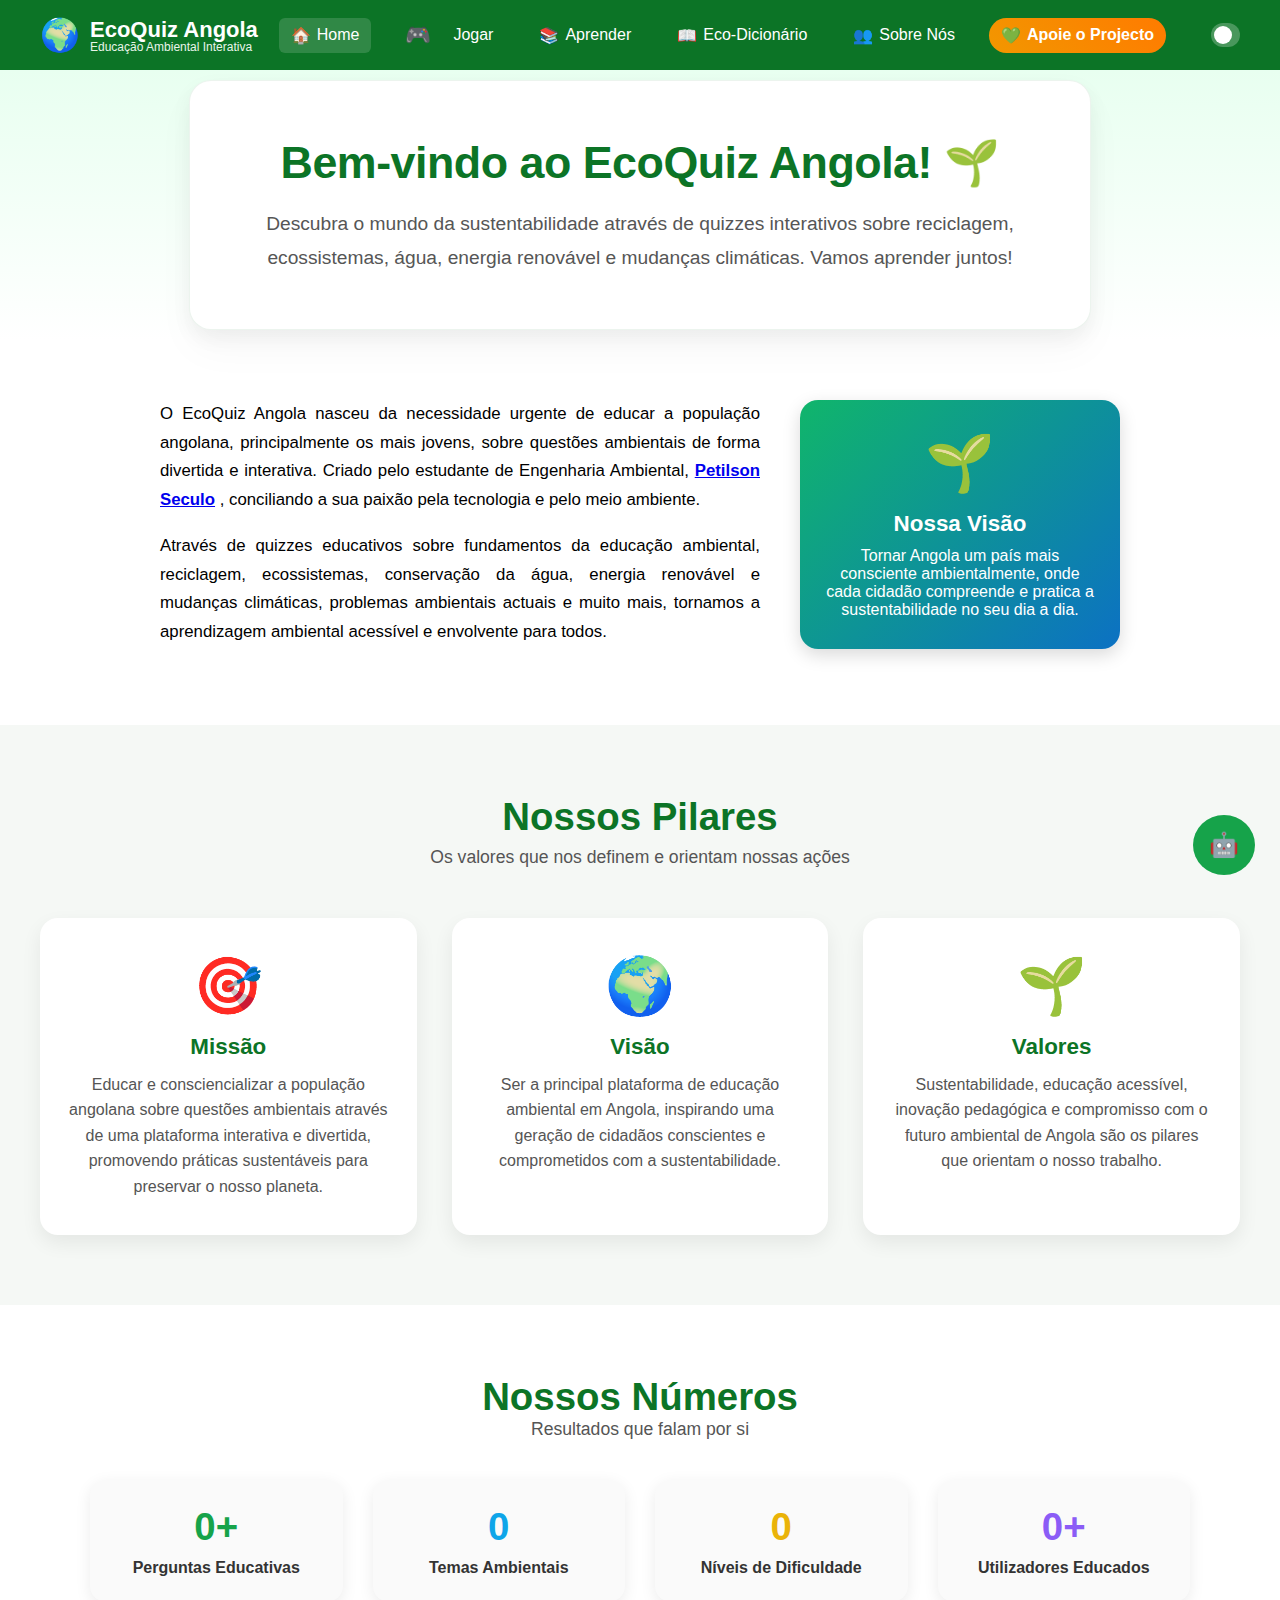
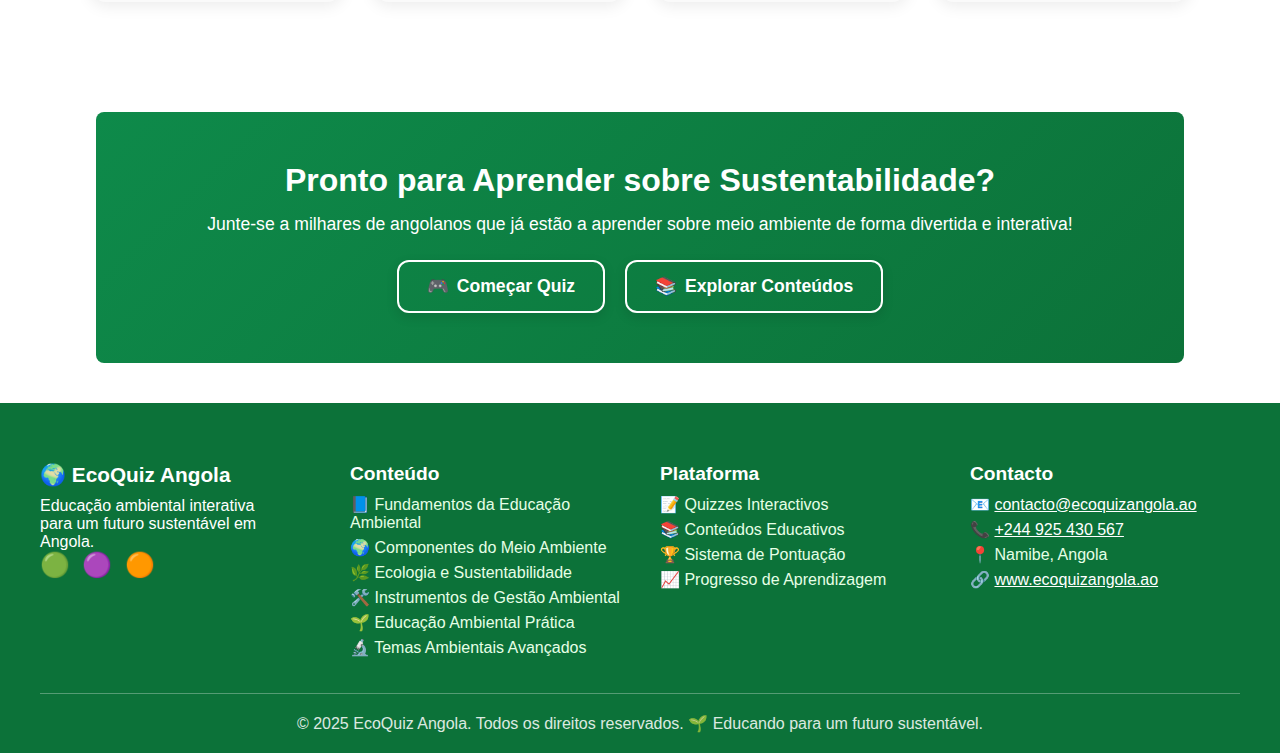
<file: index.html>
<!DOCTYPE html>
<html lang="pt">
<head>
    <meta charset="UTF-8" />
    <meta name="viewport" content="width=device-width, initial-scale=1.0" />
  <meta name="description" content="EcoQuiz Angola - Jogo educativo de ecologia e sustentabilidade. Aprenda sobre reciclagem, ecossistemas e mudanças climáticas de forma divertida.">
  <meta name="keywords" content="ecoquiz, sustentabilidade, educação ambiental, Angola, reciclagem, ecologia">
  <meta name="author" content="EcoQuiz Angola">
  <title>EcoQuiz Angola - Educação Ambiental Interativa</title>
    <link rel="stylesheet" href="style.css"/>


    <!-- Ícones (Emoji compatíveis para simplicidade) -->
<!-- Google tag (gtag.js) -->
<script async src="https://www.googletagmanager.com/gtag/js?id=G-C8JHFKFT93"></script>
<script>
  window.dataLayer = window.dataLayer || [];
  function gtag(){dataLayer.push(arguments);}
  gtag('js', new Date());

  gtag('config', 'G-C8JHFKFT93');
</script>
</head>
<body>

<header class="navbar">
    <div class="logo">
        <span class="logo-icon">🌍</span>
        <div class="logo-text">
            <h1>EcoQuiz Angola</h1>
            <p>Educação Ambiental Interativa</p>
        </div>
    </div>

    <!-- Botão hamburguer -->
    <div class="hamburger" id="hamburger">
        <span></span>
        <span></span>
        <span></span>
    </div>

   <nav class="menu" id="menu">
        <a href="index.html"  class="active"><span>🏠</span> Home</a>
        <a href="jogar.html"><span class="icon-jogar">🎮</span>Jogar</a>
        <a href="aprender.html"><span>📚</span> Aprender</a>
        <a href="eco-dicionário.html"><span>📖</span> Eco-Dicionário</a>
        <a href="#" onclick="showMaintenanceMessage(); return false;"><span>👥</span> Sobre Nós</a>
        <a href="https://wa.me/+244925430567" class="btn-apoio"><span>💚</span> Apoie o Projecto</a>
<label class="mini-switch" id="themeSwitch" title="Ativar/Desativar modo escuro">
    <input type="checkbox" id="themeToggle" aria-label="Alternar tema">
    <span class="switch-track">
        <span class="switch-thumb">
            <span class="icon-sun"☀️</span>
            <span class="icon-moon">🌙</span>
        </span>
    </span>
</label>

    </nav>

</header>
<section class="welcome-wrapper">
    <div class="welcome-box">
        <h1>Bem-vindo ao EcoQuiz Angola! 🌱</h1>
        <p>
            Descubra o mundo da sustentabilidade através de quizzes interativos sobre 
            reciclagem, ecossistemas, água, energia renovável e mudanças climáticas. 
            Vamos aprender juntos!
        </p>
    </div>
</section>


<section class="sobre-section">
    <div class="sobre-texto">
        <p>
            O EcoQuiz Angola nasceu da necessidade urgente de educar a população angolana,
            principalmente os mais jovens, sobre questões ambientais de forma divertida e interativa.
            Criado pelo estudante de Engenharia Ambiental, <a href="https://www.facebook.com/petilsonseculo" target="_blank"><strong>Petilson Seculo</strong></a> , conciliando a sua paixão pela tecnologia e pelo meio ambiente.
        </p>

        <p>
            Através de quizzes educativos sobre fundamentos da educação ambiental, reciclagem, ecossistemas, conservação da água,
            energia renovável e mudanças climáticas, problemas ambientais actuais e muito mais, tornamos a aprendizagem ambiental acessível
            e envolvente para todos.
        </p>
    </div>

    <div class="sobre-card">
        <div class="pilar-icon">🌱</div>
        <h3>Nossa Visão</h3>
        <p>
            Tornar Angola um país mais consciente ambientalmente, onde cada cidadão compreende
            e pratica a sustentabilidade no seu dia a dia.
        </p>
    </div>
</section>

<section class="pilares-section">
    <h2 class="pilares-titulo">Nossos Pilares</h2>
    <p class="pilares-subtitulo">
        Os valores que nos definem e orientam nossas ações
    </p>

    <div class="pilares-grid">

        <div class="pilar-card">
            <div class="pilar-icon">🎯</div>
            <h3>Missão</h3>
            <p>
                Educar e consciencializar a população angolana sobre questões ambientais
                através de uma plataforma interativa e divertida, promovendo práticas
                sustentáveis para preservar o nosso planeta.
            </p>
        </div>

        <div class="pilar-card">
            <div class="pilar-icon">🌍</div>
            <h3>Visão</h3>
            <p>
                Ser a principal plataforma de educação ambiental em Angola, inspirando
                uma geração de cidadãos conscientes e comprometidos com a sustentabilidade.
            </p>
        </div>

        <div class="pilar-card">
            <div class="pilar-icon">🌱</div>
            <h3>Valores</h3>
            <p>
                Sustentabilidade, educação acessível, inovação pedagógica e compromisso
                com o futuro ambiental de Angola são os pilares que orientam o nosso trabalho.
            </p>
        </div>

    </div>
</section>

<!-- Nossos Números --> 
<section id="nossos-numeros" class="nossos-numeros-section">
  <div class="nossos-container">
    <div class="nossos-header">
      <h2>Nossos Números</h2>
      <p>Resultados que falam por si</p>
    </div>
    
    <div class="nossos-grid">
      <div class="nossos-card">
        <div class="nossos-num green">
          <span class="counter" data-target="100">0</span><span>+</span>
        </div>
        <div class="nossos-label">Perguntas Educativas</div>
      </div>

      <div class="nossos-card">
        <div class="nossos-num blue">
          <span class="counter" data-target="7">0</span>
        </div>
        <div class="nossos-label">Temas Ambientais</div>
      </div>

      <div class="nossos-card">
        <div class="nossos-num yellow">
          <span class="counter" data-target="3">0</span>
        </div>
        <div class="nossos-label">Níveis de Dificuldade</div>
      </div>

      <div class="nossos-card">
        <div class="nossos-num purple">
          <span class="counter" data-target="1000">0</span><span>+</span>
        </div>
        <div class="nossos-label">Utilizadores Educados</div>
      </div>
    </div>
  </div>
</section>


<!-- CALL TO ACTION -->
<section class="cta-section">
    <h2>Pronto para Aprender sobre Sustentabilidade?</h2>
    <p>Junte-se a milhares de angolanos que já estão a aprender sobre meio ambiente de forma divertida e interativa!</p>

    <div class="cta-buttons">
        <a href="jogar.html" class="btn-explorar"><span>🎮</span> Começar Quiz</a>
        <a href="aprender.html" class="btn-explorar"><span>📚</span> Explorar Conteúdos</a>

    </div>
</section>

<!-- FOOTER 2025 -->
<footer class="footer-2025">
    <div class="footer-grid">

        <div class="footer-col">
            <h3 class="footer-logo">
                🌍 EcoQuiz Angola
            </h3>
            <p>Educação ambiental interativa para um futuro sustentável em Angola.</p>

            <div class="footer-social">
                <span>🟢</span>
                <span>🟣</span>
                <span>🟠</span>
            </div>
        </div>

   <div class="footer-col">
    <h4>Conteúdo</h4>
    <ul>
        <li>📘 Fundamentos da Educação Ambiental</li>
        <li>🌍 Componentes do Meio Ambiente</li>
        <l⚠️  Problemas Ambientais</li>
        <li>🌿 Ecologia e Sustentabilidade</li>
        <li>🛠️ Instrumentos de Gestão Ambiental</li>
        <li>🌱 Educação Ambiental Prática</li>
        <li>🔬 Temas Ambientais Avançados</li>
    </ul>
</div>



        <div class="footer-col">
            <h4>Plataforma</h4>
            <ul>
                <li>📝 Quizzes Interactivos</li>
                <li>📚 Conteúdos Educativos</li>
                <li>🏆 Sistema de Pontuação</li>
                <li>📈 Progresso de Aprendizagem</li>
            </ul>
        </div>

<div class="footer-col">
    <h4>Contacto</h4>
    <ul>
        <li>
            📧 <a href="mailto:contacto@ecoquizangola.ao ">contacto@ecoquizangola.ao </a>
        </li>
        <li>
            📞 <a href="tel:+244925430567">+244 925 430 567</a>
        </li>
        <li>📍 Namibe, Angola</li>
        <li>
            🔗 <a href="https://www.ecoquizangola.ao" target="_blank">www.ecoquizangola.ao</a>
        </li>
    </ul>
</div>


    </div>

    <hr class="footer-line">

    <p class="footer-copy">
        © 2025 EcoQuiz Angola. Todos os direitos reservados. 🌱 Educando para um futuro sustentável.
    </p>
</footer>
<div id="ecoChat">
    <button id="chatToggle" title="Abrir EcoBot">🤖</button>

    <div id="chatWindow">
        <div id="chatHeader">
            <strong>🌱 EcoBot</strong>
            <div>
                <button id="clearChat" title="Limpar conversa">🧹</button>
                <button id="closeChat" title="Fechar">✖</button>
            </div>
        </div>

        <div id="chatMessages">
            <div class="bubble botMsg">
                <b>EcoBot:</b> Olá 👋! Sou o <i>EcoBot</i>, o teu assistente ambiental.
            </div>
        </div>

        <div id="chatInputArea">
            <input id="userMessage" placeholder="Escreve a tua pergunta..." />
            <button id="sendMessage">➤</button>
        </div>
    </div>
</div>
<!-- Popup de Manutenção -->
<div id="maintenancePopup" class="popup-overlay">
    <div class="popup-box">
        <h2>🚧 Em Manutenção</h2>
        <p>Esta seção encontra-se em manutenção.<br><strong>Voltaremos com novidades em breve!</strong></p>
        <button id="popupClose">OK</button>
    </div>
</div>

<script>
/* --- Seletores principais --- */
const toggle = document.getElementById("chatToggle");
const chat = document.getElementById("chatWindow");
const close = document.getElementById("closeChat");
const send = document.getElementById("sendMessage");
const input = document.getElementById("userMessage");
const msgs = document.getElementById("chatMessages");
const clear = document.getElementById("clearChat");

/* --- Abrir / Fechar --- */
toggle.onclick = () => {
    chat.style.display = (chat.style.display === "flex") ? "none" : "flex";
};
close.onclick = () => chat.style.display = "none";

/* --- Limpar conversa --- */
clear.onclick = () => {
    if (confirm("Tens a certeza que queres limpar a conversa?")) {
        msgs.innerHTML = `
            <div class="bubble botMsg">
                <b>EcoBot:</b> Conversa limpa com sucesso 🧹✨<br>
                Posso ajudar-te com outra dúvida ambiental? 🌿
            </div>`;
    }
};

/* --- Função para adicionar mensagens --- */
function append(who, text, cls) {
    const div = document.createElement("div");
    div.className = `bubble ${cls}`;
    div.innerHTML = `<b>${who}:</b> ${text}`;
    msgs.appendChild(div);
    msgs.scrollTo({ top: msgs.scrollHeight, behavior: "smooth" });
}

/* --- Base de conhecimento local (mantida exatamente como pediste) --- */
const localDatabase = [
  {
        keywords: ["o que é a sus-tech", "sus tech", "sobre a sus-tech", "sus-tech"],
    answer: "A *Sus-TECH* é uma start-up verde que actua na intersecção entre Engenharia, Saúde Ocupacional, Sustentabilidade e Tecnologia, oferecendo soluções inovadoras para empresas e instituições que buscam alinhar crescimento económico, responsabilidade socioambiental e eficiência operacional."
  },
  {
    keywords: ["quem criou", "fundador", "criou a sus-tech", "quem fez a sus-tech"],
    answer: "A *Sus-TECH* foi fundada por *Petilson Seculo*, engenheiro ambiental e entusiasta de tecnologia sustentável, com experiência em segurança ocupacional e inovação tecnológica."
  },
  {
    keywords: ["missão", "objetivo", "proposito da sus-tech"],
    answer: "🎯 *Missão da Sus-TECH:* Promover soluções sustentáveis e inteligentes que integrem engenharia, meio ambiente, saúde ocupacional e tecnologia, assegurando excelência técnica, inovação contínua e impacto positivo."
  },
  {
    keywords: ["visão", "meta", "sonho da sus-tech"],
    answer: "🌍 *Visão da Sus-TECH:* Ser reconhecida como referência nacional e internacional em engenharia sustentável e inovação tecnológica, contribuindo para um futuro mais seguro, eficiente e ambientalmente responsável."
  },
  {
    keywords: ["valores", "princípios", "ética", "sustentabilidade"],
    answer: "💚 *Valores da Sus-TECH:* Sustentabilidade, Inovação, Ética, Transparência, Excelência Técnica, Valorização Humana e Impacto Social Positivo."
  },
  {
    keywords: ["contacto", "telefone", "email", "contato", "contactos"],
    answer: "📩 Podes contactar a *Sus-TECH* pelo e-mail *sus-tech@hotmail.com* ou pelo telefone *+244 925 430 567*."
  },

  // 🟢 Sustentabilidade e meio ambiente
  {
    keywords: ["recicla", "reciclagem", "reciclar", "lixo"],
    answer: "♻️ A reciclagem transforma resíduos em novos produtos, reduzindo a poluição e economizando energia. Separa o lixo seco (papel, vidro, plástico) do orgânico!"
  },
  {
    keywords: ["água", "rios", "lagos", "chuva", "agua"],
    answer: "💧 A água é um recurso essencial. Economiza fechando a torneira e reutilizando a água da chuva para regar plantas ou lavar pisos."
  },
  {
    keywords: ["energia", "solar", "elétrica", "eólica"],
    answer: "🔆 A energia solar e eólica são limpas e renováveis. Instalar painéis solares é uma ótima forma de proteger o planeta!"
  },
  {
    keywords: ["aquecimento", "clima", "mudanças climáticas", "efeito estufa"],
    answer: "🌡️ O aquecimento global é causado pelo aumento dos gases de efeito estufa. Reduz o consumo de combustíveis fósseis e planta árvores sempre que puder!"
  },
  {
    keywords: ["árvore", "plantar", "floresta", "reflorestamento", "planta"],
    answer: "🌳 Plantar árvores ajuda a purificar o ar, proteger o solo e combater o aquecimento global. Cada árvore conta!"
  },
  {
    keywords: ["poluição", "ar", "solo", "oceano", "mar"],
    answer: "🌍 A poluição afeta o solo, o ar e os mares. Evita o descarte incorreto de lixo e apoia projetos de limpeza ambiental!"
  },

  // 🟡 Educação e consciência ambiental
  {
    keywords: ["educação", "sustentabilidade", "consciência", "meio ambiente"],
    answer: "📚 A educação ambiental é o primeiro passo para a mudança. Compartilha conhecimento e incentiva boas práticas todos os dias!"
  },

  // 🔵 Sobre o EcoQuiz Angola
  {
    keywords: ["ecoquiz", "angola", "jogo", "quiz"],
    answer: "🇦🇴 O *EcoQuiz Angola* é um projeto educativo que promove a consciência ambiental através de jogos e desafios. Aprende brincando sobre sustentabilidade!"
  },
  {
    keywords: ["projeto", "objectivo", "missão ecoquiz"],
    answer: "🎯 O objetivo do *EcoQuiz Angola* é despertar o interesse dos jovens pela proteção ambiental e inspirar atitudes sustentáveis em todo o país."
  },

  // 🟣 Sobre o Criador
  {
    keywords: ["criador", "fundador", "quem criou", "autor"],
    answer: "👨‍💻 O *EcoBot* e o *EcoQuiz Angola* foram idealizados por *Petilson Seculo*, estudante de Engenharia Ambiental, apaixonado por tecnologia e sustentabilidade."
  },
  {
    keywords: ["petilson seculo", "sus-tech", "startup", "petilson"],
    answer: "🚀 *Petilson Seculo* é o fundador da *Sus-TECH*, uma startup que une tecnologia e sustentabilidade. Slogan: “Criando soluções para um Futuro Sustentável”."
  }



];

/* --- Resposta offline --- */
async function getMockResponse(q) {
    await new Promise(r => setTimeout(r, 1600 + Math.random()*600));
    q = q.toLowerCase();
    for (const item of localDatabase) {
        if (item.keywords.some(k => q.includes(k))) return item.answer;
    }
    return "Boa pergunta! 🌍 Queres um exemplo prático relacionado?";
}

/* --- Enviar Mensagem (online + fallback offline) --- */
send.onclick = async () => {
    const text = input.value.trim();
    if (!text) return;

    append("Tu", text, "userMsg");
    input.value = "";

    const thinking = document.createElement("div");
    thinking.className = "bubble botMsg";
    thinking.innerHTML = "<b>EcoBot:</b> 💭 Está a pensar...";
    msgs.appendChild(thinking);
    msgs.scrollTo({ top: msgs.scrollHeight, behavior: "smooth" });

    try {
        const res = await fetch("http://localhost:3000/api/ecobot", {
            method: "POST",
            headers: { "Content-Type": "application/json" },
            body: JSON.stringify({ message: text })
        });
        const data = await res.json();
        thinking.innerHTML = `<b>EcoBot:</b> ${data.reply || "Desculpa 🌿, não consegui responder."}`;
    } catch {
        thinking.innerHTML = `<b>EcoBot:</b> ${await getMockResponse(text)}`;
    }
};

function animateCounter(counter) {
  const target = +counter.getAttribute("data-target");
  const duration = 2000; // ms
  const step = target / (duration / 30);

  let current = 0;
  const update = () => {
    current += step;
    if (current < target) {
      counter.innerText = Math.floor(current);
      requestAnimationFrame(update);
    } else {
      counter.innerText = target;
    }
  };
  update();
}

// ativa só quando a secção entra no viewport
const counters = document.querySelectorAll(".counter");
const observer = new IntersectionObserver(
  (entries, obs) => {
    entries.forEach(entry => {
      if (entry.isIntersecting) {
        animateCounter(entry.target);
        obs.unobserve(entry.target); // anima só uma vez
      }
    });
  },
  { threshold: 0.5 }
);

counters.forEach(counter => observer.observe(counter));

</script>

<script src="menu.js"></script>
<script src="dicionario-dark.js"></script>
<script src="manutenção.js"></script>

</body>
</html>
</file>
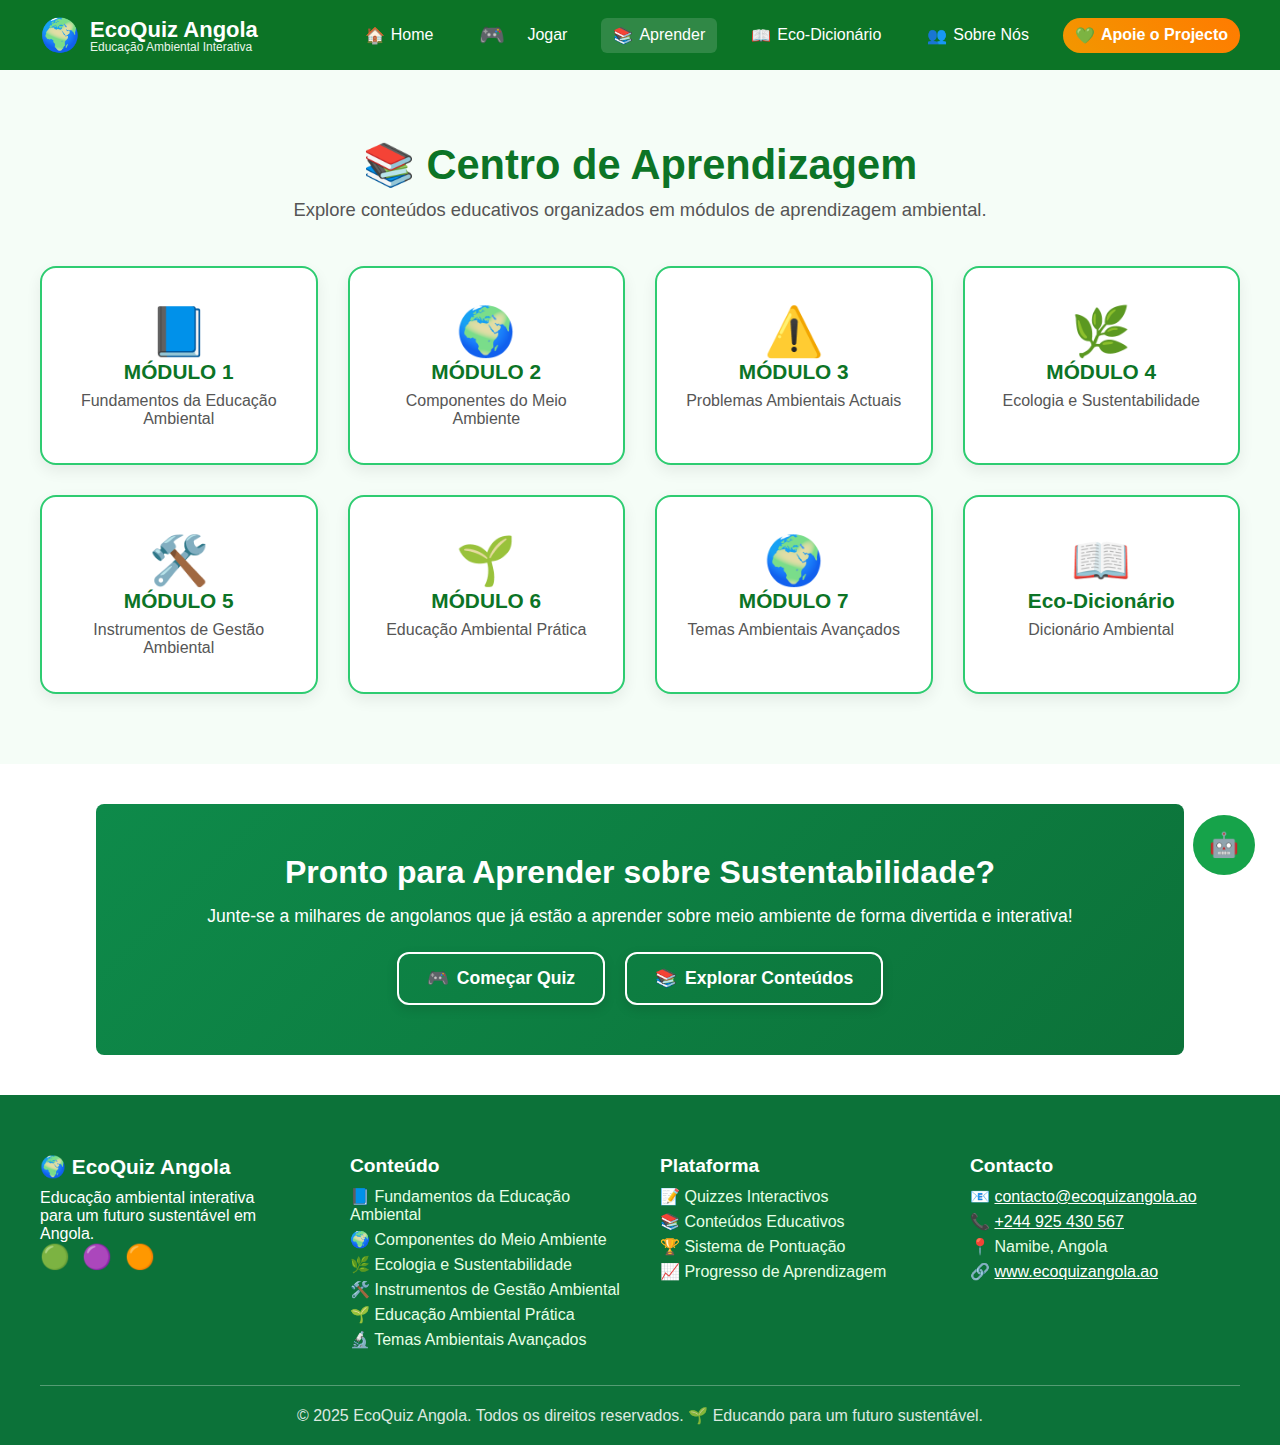
<file: aprender.html>
<!DOCTYPE html>
<html lang="pt">
<head>
    <meta charset="UTF-8" />
    <meta name="viewport" content="width=device-width, initial-scale=1.0" />
  <meta name="description" content="EcoQuiz Angola - Jogo educativo de ecologia e sustentabilidade. Aprenda sobre reciclagem, ecossistemas e mudanças climáticas de forma divertida.">
  <meta name="keywords" content="ecoquiz, sustentabilidade, educação ambiental, Angola, reciclagem, ecologia">
  <meta name="author" content="EcoQuiz Angola">
  <title>EcoQuiz Angola - Educação Ambiental Interativa</title>
    <link rel="stylesheet" href="style.css" />

    <!-- Ícones (Emoji compatíveis para simplicidade) -->
<!-- Google tag (gtag.js) -->
<script async src="https://www.googletagmanager.com/gtag/js?id=G-C8JHFKFT93"></script>
<script>
  window.dataLayer = window.dataLayer || [];
  function gtag(){dataLayer.push(arguments);}
  gtag('js', new Date());

  gtag('config', 'G-C8JHFKFT93');
</script>
</head>
<body>

<header class="navbar">
    <div class="logo">
        <span class="logo-icon">🌍</span>
        <div class="logo-text">
            <h1>EcoQuiz Angola</h1>
            <p>Educação Ambiental Interativa</p>
        </div>
    </div>

    <!-- Botão hamburguer -->
    <div class="hamburger" id="hamburger">
        <span></span>
        <span></span>
        <span></span>
    </div>

    <nav class="menu" id="menu">
        <a href="index.html"><span>🏠</span> Home</a>
        <a href="jogar.html"><span class="icon-jogar">🎮</span>Jogar</a>
        <a href="aprender.html" class="active"><span>📚</span> Aprender</a>
        <a href="eco-dicionário.html"><span>📖</span> Eco-Dicionário</a>
        <a href="#" onclick="showMaintenanceMessage(); return false;"><span>👥</span> Sobre Nós</a>
        <a href="https://wa.me/+244925430567" class="btn-apoio"><span>💚</span> Apoie o Projecto</a>
    </nav>

</header>

<section class="learning-center">
    <h1 class="lc-title">📚 Centro de Aprendizagem</h1>
    <p class="lc-subtitle">Explore conteúdos educativos organizados em módulos de aprendizagem ambiental.</p>

    <div class="lc-grid">

        <a class="lc-card" href="#" onclick="showMaintenanceMessage(); return false;">
            <span class="lc-icon">📘</span>
            <h3>MÓDULO 1</h3>
            <p>Fundamentos da Educação Ambiental</p>
        </a>

        <a class="lc-card" href="#" onclick="showMaintenanceMessage(); return false;">
            <span class="lc-icon">🌍</span>
            <h3>MÓDULO 2</h3>
            <p>Componentes do Meio Ambiente</p>
        </a>

        <a class="lc-card" href="#" onclick="showMaintenanceMessage(); return false;">
            <span class="lc-icon">⚠️</span>
            <h3>MÓDULO 3</h3>
            <p>Problemas Ambientais Actuais</p>
        </a>

        <a class="lc-card" href="#" onclick="showMaintenanceMessage(); return false;">
            <span class="lc-icon">🌿</span>
            <h3>MÓDULO 4</h3>
            <p>Ecologia e Sustentabilidade</p>
        </a>

        <a class="lc-card" href="#" onclick="showMaintenanceMessage(); return false;">
            <span class="lc-icon">🛠️</span>
            <h3>MÓDULO 5</h3>
            <p>Instrumentos de Gestão Ambiental</p>
        </a>

        <a class="lc-card" href="#" onclick="showMaintenanceMessage(); return false;">
            <span class="lc-icon">🌱</span>
            <h3>MÓDULO 6</h3>
            <p>Educação Ambiental Prática</p>
        </a>

        <a class="lc-card" href="#" onclick="showMaintenanceMessage(); return false;">
            <span class="lc-icon">🌍</span>
            <h3>MÓDULO 7</h3>
            <p>Temas Ambientais Avançados</p>
        </a>

        <a class="lc-card" href="Eco-dicionário.html">
            <span class="lc-icon">📖</span>
            <h3>Eco-Dicionário</h3>
            <p>Dicionário Ambiental</p>
        </a>

    </div>
</section>


<!-- CALL TO ACTION -->
<section class="cta-section">
    <h2>Pronto para Aprender sobre Sustentabilidade?</h2>
    <p>Junte-se a milhares de angolanos que já estão a aprender sobre meio ambiente de forma divertida e interativa!</p>

    <div class="cta-buttons">
        <a href="jogar.html" class="btn-explorar"><span>🎮</span> Começar Quiz</a>
        <a href="aprender.html" class="btn-explorar"><span>📚</span> Explorar Conteúdos</a>

    </div>
</section>

<!-- FOOTER 2025 -->
<footer class="footer-2025">
    <div class="footer-grid">

        <div class="footer-col">
            <h3 class="footer-logo">
                🌍 EcoQuiz Angola
            </h3>
            <p>Educação ambiental interativa para um futuro sustentável em Angola.</p>

            <div class="footer-social">
                <span>🟢</span>
                <span>🟣</span>
                <span>🟠</span>
            </div>
        </div>

   <div class="footer-col">
    <h4>Conteúdo</h4>
    <ul>
        <li>📘 Fundamentos da Educação Ambiental</li>
        <li>🌍 Componentes do Meio Ambiente</li>
        <l⚠️  Problemas Ambientais</li>
        <li>🌿 Ecologia e Sustentabilidade</li>
        <li>🛠️ Instrumentos de Gestão Ambiental</li>
        <li>🌱 Educação Ambiental Prática</li>
        <li>🔬 Temas Ambientais Avançados</li>
    </ul>
</div>



        <div class="footer-col">
            <h4>Plataforma</h4>
            <ul>
                <li>📝 Quizzes Interactivos</li>
                <li>📚 Conteúdos Educativos</li>
                <li>🏆 Sistema de Pontuação</li>
                <li>📈 Progresso de Aprendizagem</li>
            </ul>
        </div>

<div class="footer-col">
    <h4>Contacto</h4>
    <ul>
        <li>
            📧 <a href="mailto:contacto@ecoquizangola.ao ">contacto@ecoquizangola.ao </a>
        </li>
        <li>
            📞 <a href="tel:+244925430567">+244 925 430 567</a>
        </li>
        <li>📍 Namibe, Angola</li>
        <li>
            🔗 <a href="https://www.ecoquizangola.ao" target="_blank">www.ecoquizangola.ao</a>
        </li>
    </ul>
</div>


    </div>

    <hr class="footer-line">

    <p class="footer-copy">
        © 2025 EcoQuiz Angola. Todos os direitos reservados. 🌱 Educando para um futuro sustentável.
    </p>
</footer>
<div id="ecoChat">
    <button id="chatToggle" title="Abrir EcoBot">🤖</button>

    <div id="chatWindow">
        <div id="chatHeader">
            <strong>🌱 EcoBot</strong>
            <div>
                <button id="clearChat" title="Limpar conversa">🧹</button>
                <button id="closeChat" title="Fechar">✖</button>
            </div>
        </div>

        <div id="chatMessages">
            <div class="bubble botMsg">
                <b>EcoBot:</b> Olá 👋! Sou o <i>EcoBot</i>, o teu assistente ambiental.
            </div>
        </div>

        <div id="chatInputArea">
            <input id="userMessage" placeholder="Escreve a tua pergunta..." />
            <button id="sendMessage">➤</button>
        </div>
    </div>
</div>
<!-- Popup de Manutenção -->
<div id="maintenancePopup" class="popup-overlay">
    <div class="popup-box">
        <h2>🚧 Em Manutenção</h2>
        <p>Esta seção encontra-se em manutenção.<br>Por agora, você pode se divertir em <strong>"Jogar"</strong> ou descobrir mais sobre ambiente no <strong>"Eco-Dicionário"</strong>!</p>
        <button id="popupClose">OK</button>
    </div>
</div>

<script src="ecobot-db.js"></script>
<script src="menu.js"></script>
<script src="manutenção.js"></script>
</body>
</html>
</file>
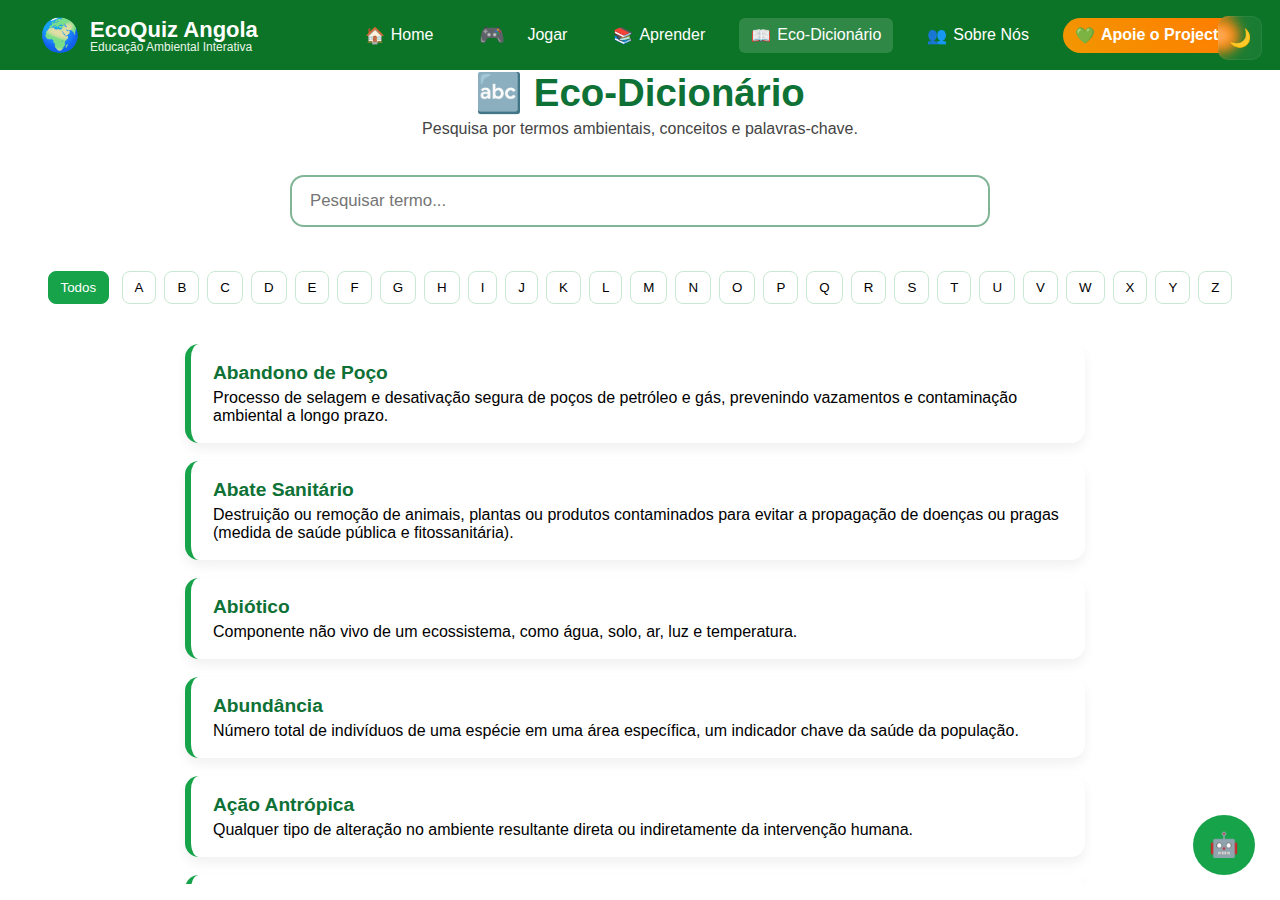
<file: Eco-dicionário.html>
<!DOCTYPE html>
<html lang="pt-PT">
<head>
<meta charset="UTF-8">
<meta name="viewport" content="width=device-width, initial-scale=1.0">
<title>Eco-Dicionário • EcoQuiz Angola</title>
<link rel="stylesheet" href="style.css">
<link rel="manifest" href="manifest.webmanifest">
<meta name="theme-color" content="#0b0f10">

<!-- iOS PWA -->
<link rel="apple-touch-icon" href="icons/icon-192.png" />
<meta name="apple-mobile-web-app-capable" content="yes" />
<meta name="apple-mobile-web-app-status-bar-style" content="black" />


<style>
/* ===== CONTAINER ===== */
.dic-container {
    padding: 40px 7%;
}

.dic-title {
    text-align: center;
    font-size: 2.4rem;
    font-weight: 800;
    color: #0e7135;
}

.dic-sub {
    text-align: center;
    margin-top: 5px;
    margin-bottom: 35px;
    font-size: 1rem;
    color: #444;
}

/* ===== SEARCH BAR ===== */
.search-box {
    max-width: 700px;
    margin: 0 auto 30px;
    display: flex;
    gap: 12px;
}

.search-box input {
    width: 100%;
    padding: 14px 18px;
    border: 2px solid #0e713585;
    border-radius: 14px;
    font-size: 1.05rem;
    outline: none;
    transition: 0.2s;
}

.search-box input:focus {
    border-color: #16a34a;
    box-shadow: 0 0 10px rgba(20,170,60,0.2);
}

/* ===== FILTER LETTERS ===== */
.letters {
    text-align: center;
    margin-bottom: 28px;
}

.letters button {
    background: white;
    border: 1px solid #c8e8d2;
    padding: 8px 12px;
    margin: 4px;
    border-radius: 8px;
    cursor: pointer;
    transition: 0.2s;
}

.letters button:hover,
.letters button.active {
    background: #16a34a;
    color: white;
    border-color: #16a34a;
}

/* ===== RESULTADOS ===== */
.dic-list {
    max-width: 900px;
    margin: 0 auto;
}

.term {
    background: white;
    padding: 18px 22px;
    border-radius: 14px;
    box-shadow: 0 6px 12px rgba(0,0,0,0.06);
    margin-bottom: 18px;
    border-left: 6px solid #16a34a;
}

.term-title {
    font-size: 1.2rem;
    font-weight: 700;
    color: #0e7135;
    margin-bottom: 5px;
}

.highlight {
    background: yellow;
    padding: 2px 4px;
    border-radius: 4px;
}

/* Mobile */
@media (max-width: 600px) {
    .search-box { flex-direction: column; }
    .dic-title { font-size: 1.9rem; }
}
</style>
</head>

<body>

<header class="navbar">
    <div class="logo">
        <span class="logo-icon">🌍</span>
        <div class="logo-text">
            <h1>EcoQuiz Angola</h1>
            <p>Educação Ambiental Interativa</p>
        </div>
    </div>

    <!-- Botão hamburguer -->
    <div class="hamburger" id="hamburger">
        <span></span>
        <span></span>
        <span></span>
    </div>

    <nav class="menu" id="menu">
        <a href="index.html"><span>🏠</span> Home</a>
        <a href="jogar.html"><span class="icon-jogar">🎮</span>Jogar</a>
        <a href="aprender.html"><span>📚</span> Aprender</a>
        <a href="eco-dicionário.html"  class="active"><span>📖</span> Eco-Dicionário</a>
        <a href="#"><span>👥</span> Sobre Nós</a>
        <a href="#" class="btn-apoio"><span>💚</span> Apoie o Projecto</a>
	<button id="themeToggle" aria-label="Alternar tema" title="Alternar tema" class="theme-toggle">🌙</button>

    </nav>
</header>

<div class="ecoDictionary">

    <h1 class="dic-title">🔤 Eco-Dicionário</h1>
    <p class="dic-sub">Pesquisa por termos ambientais, conceitos e palavras-chave.</p>

    <!-- ===== SEARCH BAR ===== -->
<div class="search-box" id="search-bar-container" role="search" aria-label="Pesquisar Eco-Dicionário" search-bar-container>
  <input type="search" id="searchInput" placeholder="Pesquisar termo..." aria-label="Pesquisar termo ou palavra-chave" />
  <button class="search-filter-btn">Filtrar ▾</button>
<div class="dropdown-letters" id="dropdownLetters">
    <div class="dropdown-scroll">
        <button data-letter="all">Todos</button>
        <button data-letter="A">A</button>
        <button data-letter="B">B</button>
        <button data-letter="C">C</button>
        <button data-letter="D">D</button>
        <button data-letter="E">E</button>
        <button data-letter="F">F</button>
        <button data-letter="G">G</button>
        <button data-letter="H">H</button>
        <button data-letter="I">I</button>
        <button data-letter="J">J</button>
        <button data-letter="K">K</button>
        <button data-letter="L">L</button>
        <button data-letter="M">M</button>
        <button data-letter="N">N</button>
        <button data-letter="O">O</button>
        <button data-letter="P">P</button>
        <button data-letter="Q">Q</button>
        <button data-letter="R">R</button>
        <button data-letter="S">S</button>
        <button data-letter="T">T</button>
        <button data-letter="U">U</button>
        <button data-letter="V">V</button>
        <button data-letter="W">W</button>
        <button data-letter="X">X</button>
        <button data-letter="Y">Y</button>
        <button data-letter="Z">Z</button>
    </div>
</div>

</div>


    <!-- ===== FILTER LETTERS ===== -->
    <div class="letters" id="letterFilter">
        <button data-letter="all" class="active">Todos</button>
    </div>
 <div id="dicListWrapper">
    <!-- ===== RESULTADOS ===== -->
<div class="dic-list" id="dicList" role="region" aria-live="polite" aria-label="Resultados do Eco-dicionário"></div>
 </div>


</div>
<div id="ecoChat">
    <button id="chatToggle" title="Abrir EcoBot">🤖</button>

    <div id="chatWindow">
        <div id="chatHeader">
            <strong>🌱 EcoBot</strong>
            <div>
                <button id="clearChat" title="Limpar conversa">🧹</button>
                <button id="closeChat" title="Fechar">✖</button>
            </div>
        </div>

        <div id="chatMessages">
            <div class="bubble botMsg">
                <b>EcoBot:</b> Olá 👋! Sou o <i>EcoBot</i>, o teu assistente ambiental.
            </div>
        </div>

        <div id="chatInputArea">
            <input id="userMessage" placeholder="Escreve a tua pergunta..." />
            <button id="sendMessage">➤</button>
        </div>
    </div>
</div>

<script src="ecobot-db.js"></script>
<script src="eco-dicionario-data.js"></script>
<script>

/* ======================================================
   ECO-DICIONÁRIO — BASE DE DADOS (200+ TERMOS)
====================================================== */
/* ======================================================
   GERAR LETRAS DO FILTRO  — versão corrigida
====================================================== */
const letters = document.getElementById("letterFilter");
const list = document.getElementById("dicList");
const searchInput = document.getElementById("searchInput");

// cria botão "Todos" só se não existir
if (!letters.querySelector('button[data-letter="all"]')) {
  const allBtn = document.createElement("button");
  allBtn.type = "button";
  allBtn.dataset.letter = "all";
  allBtn.className = "active";
  allBtn.textContent = "Todos";
  allBtn.setAttribute('aria-pressed', 'true');
  letters.appendChild(allBtn);
}

// gerar A-Z (não duplica "Todos")
const alphabet = "ABCDEFGHIJKLMNOPQRSTUVWXYZ".split('');
alphabet.forEach(letter => {
  // evita adicionar botão se já existir (por exemplo em re-render)
  if (letters.querySelector(`button[data-letter="${letter}"]`)) return;
  const btn = document.createElement("button");
  btn.type = "button";
  btn.dataset.letter = letter;
  btn.textContent = letter;
  btn.setAttribute('aria-pressed', 'false');
  letters.appendChild(btn);
});

/* ======================================================
   HELPERS / RENDER
====================================================== */
function stripDiacritics(str) {
  return String(str || '').normalize("NFD").replace(/[\u0300-\u036f]/g, "");
}

function escapeRegExp(string) {
  return String(string).replace(/[.*+?^${}()|[\]\\]/g, '\\$&');
}

function createHighlightedNode(text, query) {
  if (!query) return document.createTextNode(text);
  const lcText = stripDiacritics(text).toLowerCase();
  const qlen = query.length;
  const frag = document.createDocumentFragment();
  let lastIndex = 0;
  let idx = lcText.indexOf(query, lastIndex);
  while (idx !== -1) {
    if (idx > lastIndex) {
      frag.appendChild(document.createTextNode(text.slice(lastIndex, idx)));
    }
    const origSub = text.slice(idx, idx + qlen);
    const span = document.createElement("span");
    span.className = "highlight";
    span.textContent = origSub;
    frag.appendChild(span);
    lastIndex = idx + qlen;
    idx = lcText.indexOf(query, lastIndex);
  }
  if (lastIndex < text.length) {
    frag.appendChild(document.createTextNode(text.slice(lastIndex)));
  }
  return frag;
}

function renderList(filterText = "", filterLetter = "all") {
  list.innerHTML = "";
  const query = String(filterText || "").trim().toLowerCase();
  const queryNorm = stripDiacritics(query);

  // ordena cópia do array (não altera ecoTerms original)
  const sorted = ecoTerms.slice().sort((a, b) =>
    a.t.localeCompare(b.t, 'pt', { sensitivity: 'base' })
  );

  sorted.forEach(item => {
    const firstChar = stripDiacritics(item.t[0] || '').toUpperCase();
    if (filterLetter !== "all" && firstChar !== filterLetter) return;

    const titleNorm = stripDiacritics(item.t).toLowerCase();
    if (queryNorm && !titleNorm.includes(queryNorm)) return;

    const div = document.createElement("div");
    div.className = "term";

    const titleDiv = document.createElement("div");
    titleDiv.className = "term-title";
    titleDiv.appendChild(createHighlightedNode(item.t, queryNorm));

    const descDiv = document.createElement("div");
    descDiv.className = "term-desc";
    descDiv.textContent = item.d;

    div.appendChild(titleDiv);
    div.appendChild(descDiv);
    list.appendChild(div);
  });

  if (!list.hasChildNodes()) {
    const empty = document.createElement('div');
    empty.className = 'term';
    empty.innerHTML = '<div class="term-title">Nenhum termo encontrado</div><div class="term-desc">Tenta outra palavra ou seleciona "Todos".</div>';
    list.appendChild(empty);
  }

/* ======================================================
     🔥 AQUI — scroll para o topo após cada filtro/pesquisa
  ====================================================== */

  const wrapper = document.getElementById("dicListWrapper");
  if (wrapper) wrapper.scrollTop = 0;
}

/* ======================================================
   DEBOUNCE (corrigido) e EVENTOS
====================================================== */
function debounce(fn, wait = 200) {
  let t;
  return (...args) => {
    clearTimeout(t);
    t = setTimeout(() => fn(...args), wait);
  };
}

if (searchInput) {
  searchInput.addEventListener("input", debounce(() => {
    const activeBtn = letters.querySelector(".active");
    const activeLetter = activeBtn ? activeBtn.dataset.letter : "all";
    renderList(searchInput.value, activeLetter);
  }, 180));
}

/* filtro por letras (delegation) */
letters.addEventListener("click", e => {
  const btn = e.target.closest("button");
  if (!btn || !btn.dataset.letter) return;

  // atualizar estados visuais e aria
  letters.querySelectorAll("button").forEach(b => {
    b.classList.remove("active");
    b.setAttribute('aria-pressed', 'false');
  });

  btn.classList.add("active");
  btn.setAttribute('aria-pressed', 'true');

  const activeLetter = btn.dataset.letter;
  const queryText = searchInput ? searchInput.value : "";
  renderList(queryText, activeLetter);
});

/* ==================================================================
   Mostrar todos ao carregar
================================================================== */
document.addEventListener("DOMContentLoaded", () => {
  renderList("", "all");
});



</script>
<script>
const filterBtn = document.querySelector(".search-filter-btn");
const dropdown = document.getElementById("dropdownLetters");

/* Abrir/fechar dropdown */
filterBtn.addEventListener("click", (event) => {
    event.stopPropagation();
    const isVisible = dropdown.style.display === "block";
    dropdown.style.display = isVisible ? "none" : "block";
    filterBtn.textContent = isVisible ? "Filtrar ▾" : "Filtrar ▴";
});

/* filtro por letras no DROPDOWN MOBILE */
dropdown.addEventListener("click", e => {
    const btn = e.target.closest("button");
    if (!btn || !btn.dataset.letter) return;

    const letter = btn.dataset.letter;
    const queryText = searchInput ? searchInput.value : "";

    // aplica o filtro
    renderList(queryText, letter);

    // ajustar estado visual do desktop
    letters.querySelectorAll("button").forEach(b => {
        b.classList.remove("active");
        b.setAttribute('aria-pressed', 'false');
    });

    const matchingDesktopBtn = letters.querySelector(`button[data-letter="${letter}"]`);
    if (matchingDesktopBtn) {
        matchingDesktopBtn.classList.add("active");
        matchingDesktopBtn.setAttribute('aria-pressed', 'true');
    }

    // fechar dropdown automaticamente
    dropdown.style.display = "none";
    filterBtn.textContent = "Filtrar ▾";
});


/* Fechar ao clicar fora */
document.addEventListener("click", () => {
    dropdown.style.display = "none";
    filterBtn.textContent = "Filtrar ▾";
});

</script>
<script>
const hamburger = document.getElementById("hamburger");
const menu = document.getElementById("menu");

hamburger.addEventListener("click", () => {
    hamburger.classList.toggle("active");
    menu.classList.toggle("active");
});

</script>

<script>
(function(){
  const root = document.documentElement;
  const toggle = document.getElementById('themeToggle');

  // read saved preference
  const saved = localStorage.getItem('eco_theme'); // 'dark' | 'light' | null
  const prefersDark = window.matchMedia && window.matchMedia('(prefers-color-scheme: dark)').matches;

  function applyTheme(theme){
    if(theme === 'dark'){
      root.setAttribute('data-theme', 'dark');
      if(toggle) toggle.textContent = '☀️'; // mostra sol para permitir voltar
    } else {
      root.removeAttribute('data-theme');
      if(toggle) toggle.textContent = '🌙';
    }
  }

  // init
  if(saved === 'dark' || (!saved && prefersDark)){
    applyTheme('dark');
  } else {
    applyTheme('light');
  }

  // click handler
  if(toggle){
    toggle.addEventListener('click', () => {
      const isDark = root.getAttribute('data-theme') === 'dark';
      const newTheme = isDark ? 'light' : 'dark';
      applyTheme(newTheme);
      localStorage.setItem('eco_theme', newTheme);
    });
  }
})();
</script>
<script>
  if ("serviceWorker" in navigator) {
    navigator.serviceWorker.register("service-worker.js");
  }
</script>

</body>
</html>
</file>
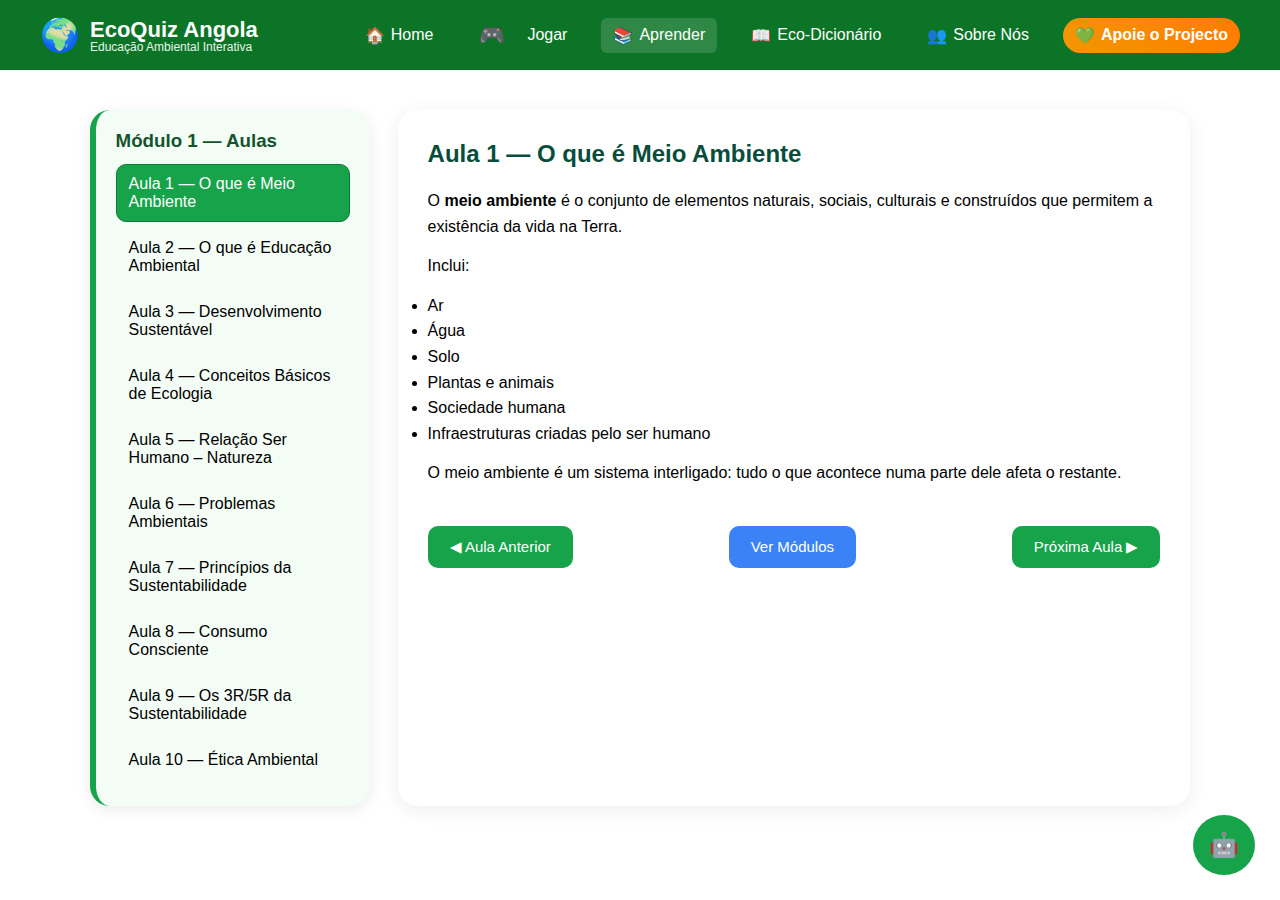
<file: modulo1.html>
<!DOCTYPE html>
<html lang="pt">
<head>
    <meta charset="UTF-8">
    <title>Módulo 1 — Fundamentos da Educação Ambiental</title>
    <link rel="stylesheet" href="style.css">

    <style>
        /* --- ESTILO BASE (podes mover para teu style.css) --- */

        .modulo-container {
            display: flex;
            gap: 28px;
            padding: 40px 7%;
        }

        /* Sidebar */
        .sidebar {
            width: 280px;
            background: #f4fdf5;
            border-radius: 20px;
            padding: 20px;
            box-shadow: 0 4px 15px rgba(0,0,0,0.08);
            border-left: 6px solid #16a34a;
        }

        .sidebar h3 {
            margin-bottom: 12px;
            color: #14532d;
        }

        #lista-aulas li {
            list-style: none;
            padding: 10px 12px;
            border-radius: 10px;
            margin-bottom: 6px;
            cursor: pointer;
            transition: 0.2s;
            border: 1px solid transparent;
        }

        #lista-aulas li:hover {
            background: #e3ffe9;
        }

        #lista-aulas li.active {
            background: #16a34a;
            color: white;
            border-color: #0f7a37;
        }

        /* Conteúdo */
        .conteudo {
            flex: 1;
            background: white;
            border-radius: 20px;
            padding: 30px;
            box-shadow: 0 4px 20px rgba(0,0,0,0.07);
        }

        .conteudo h2 {
            margin-bottom: 20px;
            color: #064e3b;
        }

        .conteudo p, .conteudo ul, .conteudo ol {
            margin-bottom: 14px;
            line-height: 1.6;
        }

        /* Navegação */
        .navegacao-aulas {
            display: flex;
            justify-content: space-between;
            margin-top: 40px;
        }

        .navegacao-aulas button {
            padding: 12px 22px;
            border: none;
            border-radius: 10px;
            font-size: 15px;
            cursor: pointer;
            transition: 0.2s;
        }

        #btn-anterior, #btn-proxima {
            background: #16a34a;
            color: white;
        }

        #btn-anterior:hover, #btn-proxima:hover {
            background: #0f7a37;
        }

        #btn-modulos {
	    color: white;
            background: #3b82f6;
        }

        #btn-modulos:hover {
            background: #d1d5db;
        }

        /* Mobile */
        @media (max-width: 900px) {
            .modulo-container {
                flex-direction: column;
            }
            .sidebar {
                width: 100%;
            }
        }
    </style>
</head>

<body>

<header class="navbar">
    <div class="logo">
        <span class="logo-icon">🌍</span>
        <div class="logo-text">
            <h1>EcoQuiz Angola</h1>
            <p>Educação Ambiental Interativa</p>
        </div>
    </div>

    <!-- Botão hamburguer -->
    <div class="hamburger" id="hamburger">
        <span></span>
        <span></span>
        <span></span>
    </div>

    <nav class="menu" id="menu">
        <a href="index.html"><span>🏠</span> Home</a>
        <a href="jogar.html"><span class="icon-jogar">🎮</span>Jogar</a>
        <a href="aprender.html" class="active"><span>📚</span> Aprender</a>
        <a href="eco-dicionário.html"><span>📖</span> Eco-Dicionário</a>
        <a href="#"><span>👥</span> Sobre Nós</a>
        <a href="#" class="btn-apoio"><span>💚</span> Apoie o Projecto</a>
    </nav>

</header>

<section class="modulo-container">

    <!-- Sidebar -->
<aside class="sidebar" id="sidebar">
    <h3 class="sidebar-title">Módulo 1 — Aulas</h3>

    <ul id="lista-aulas" class="sidebar-content">
        <li data-aula="1" class="active">Aula 1 — O que é Meio Ambiente</li>
        <li data-aula="2">Aula 2 — O que é Educação Ambiental</li>
        <li data-aula="3">Aula 3 — Desenvolvimento Sustentável</li>
        <li data-aula="4">Aula 4 — Conceitos Básicos de Ecologia</li>
        <li data-aula="5">Aula 5 — Relação Ser Humano – Natureza</li>
        <li data-aula="6">Aula 6 — Problemas Ambientais</li>
        <li data-aula="7">Aula 7 — Princípios da Sustentabilidade</li>
        <li data-aula="8">Aula 8 — Consumo Consciente</li>
        <li data-aula="9">Aula 9 — Os 3R/5R da Sustentabilidade</li>
        <li data-aula="10">Aula 10 — Ética Ambiental</li>
    </ul>
</aside>


    <!-- Conteúdo -->
    <main class="conteudo">
        <h2 id="titulo-aula"></h2>
        <div id="texto-aula"></div>

        <div class="navegacao-aulas">
            <button id="btn-anterior">◀ Aula Anterior</button>
            <button id="btn-modulos" onclick="window.location.href='aprender.html'">Ver Módulos</button>
            <button id="btn-proxima">Próxima Aula ▶</button>
        </div>
    </main>

</section>

<footer>
    <!-- FOOTER -->
</footer>
<div id="ecoChat">
    <button id="chatToggle" title="Abrir EcoBot">🤖</button>

    <div id="chatWindow">
        <div id="chatHeader">
            <strong>🌱 EcoBot</strong>
            <div>
                <button id="clearChat" title="Limpar conversa">🧹</button>
                <button id="closeChat" title="Fechar">✖</button>
            </div>
        </div>

        <div id="chatMessages">
            <div class="bubble botMsg">
                <b>EcoBot:</b> Olá 👋! Sou o <i>EcoBot</i>, o teu assistente ambiental.
            </div>
        </div>

        <div id="chatInputArea">
            <input id="userMessage" placeholder="Escreve a tua pergunta..." />
            <button id="sendMessage">➤</button>
        </div>
    </div>
</div>

<!-- Importa o JS com todo o conteúdo -->
<script src="modulo1.js"></script>
<script src="ecobot-db.js"></script>
<script>
    /* ------ SISTEMA DINÂMICO DE AULAS ------ */
    let aulaAtual = 1;

    function carregarAula(numero) {
        aulaAtual = numero;

        // Atualiza conteúdo
        document.getElementById("titulo-aula").innerHTML = modulo1.aulas[numero].titulo;
        document.getElementById("texto-aula").innerHTML = modulo1.aulas[numero].texto;

        // Atualiza sidebar
        document.querySelectorAll("#lista-aulas li")
            .forEach(li => li.classList.remove("active"));

        document.querySelector(`#lista-aulas li[data-aula='${numero}']`)
            .classList.add("active");
    }

    // Clique na sidebar
    document.querySelectorAll("#lista-aulas li").forEach(li => {
        li.addEventListener("click", () => {
            carregarAula(parseInt(li.dataset.aula));
        });
    });

    // Botões de navegação
    document.getElementById("btn-anterior").onclick = () => {
        if (aulaAtual > 1) carregarAula(aulaAtual - 1);
    };
    document.getElementById("btn-proxima").onclick = () => {
        if (aulaAtual < 10) carregarAula(aulaAtual + 1);
    };

    // Carrega aula inicial
    carregarAula(1);

</script>

<script>
/* ---- Sidebar deslizante ---- */
const sidebar = document.getElementById("sidebar");
const toggleSidebar = document.getElementById("toggleSidebar");

toggleSidebar.addEventListener("click", () => {
    sidebar.classList.toggle("collapsed");
});
</script>

<script>
/* --- Menu--- */
const hamburger = document.getElementById("hamburger");
const menu = document.getElementById("menu");

hamburger.addEventListener("click", () => {
    hamburger.classList.toggle("active");
    menu.classList.toggle("active");
});


</script>
</body>
</html>
</file>
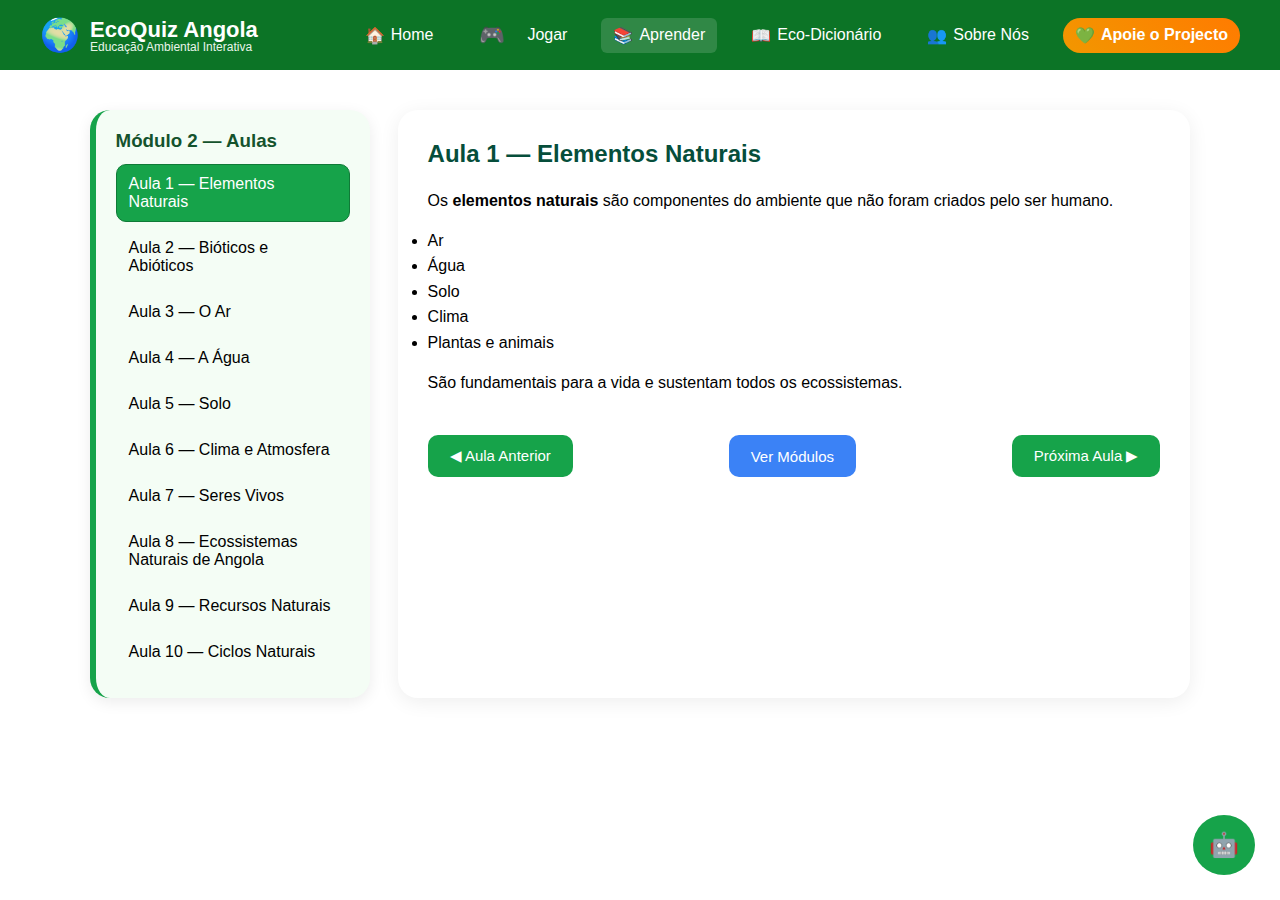
<file: modulo2.html>
<!DOCTYPE html>
<html lang="pt">
<head>
    <meta charset="UTF-8">
    <title>Módulo 2 — </title>
    <link rel="stylesheet" href="style.css">

    <style>
        /* --- ESTILO BASE (podes mover para teu style.css) --- */

        .modulo-container {
            display: flex;
            gap: 28px;
            padding: 40px 7%;
        }

        /* Sidebar */
        .sidebar {
            width: 280px;
            background: #f4fdf5;
            border-radius: 20px;
            padding: 20px;
            box-shadow: 0 4px 15px rgba(0,0,0,0.08);
            border-left: 6px solid #16a34a;
        }

        .sidebar h3 {
            margin-bottom: 12px;
            color: #14532d;
        }

        #lista-aulas li {
            list-style: none;
            padding: 10px 12px;
            border-radius: 10px;
            margin-bottom: 6px;
            cursor: pointer;
            transition: 0.2s;
            border: 1px solid transparent;
        }

        #lista-aulas li:hover {
            background: #e3ffe9;
        }

        #lista-aulas li.active {
            background: #16a34a;
            color: white;
            border-color: #0f7a37;
        }

        /* Conteúdo */
        .conteudo {
            flex: 1;
            background: white;
            border-radius: 20px;
            padding: 30px;
            box-shadow: 0 4px 20px rgba(0,0,0,0.07);
        }

        .conteudo h2 {
            margin-bottom: 20px;
            color: #064e3b;
        }

        .conteudo p, .conteudo ul, .conteudo ol {
            margin-bottom: 14px;
            line-height: 1.6;
        }

        /* Navegação */
        .navegacao-aulas {
            display: flex;
            justify-content: space-between;
            margin-top: 40px;
        }

        .navegacao-aulas button {
            padding: 12px 22px;
            border: none;
            border-radius: 10px;
            font-size: 15px;
            cursor: pointer;
            transition: 0.2s;
        }

        #btn-anterior, #btn-proxima {
            background: #16a34a;
            color: white;
        }

        #btn-anterior:hover, #btn-proxima:hover {
            background: #0f7a37;
        }

        #btn-modulos {
	    color: white;
            background: #3b82f6;
        }

        #btn-modulos:hover {
            background: #d1d5db;
        }

        /* Mobile */
        @media (max-width: 900px) {
            .modulo-container {
                flex-direction: column;
            }
            .sidebar {
                width: 100%;
            }
        }
    </style>
</head>

<body>

<header class="navbar">
    <div class="logo">
        <span class="logo-icon">🌍</span>
        <div class="logo-text">
            <h1>EcoQuiz Angola</h1>
            <p>Educação Ambiental Interativa</p>
        </div>
    </div>

    <!-- Botão hamburguer -->
    <div class="hamburger" id="hamburger">
        <span></span>
        <span></span>
        <span></span>
    </div>

    <nav class="menu" id="menu">
        <a href="index.html"><span>🏠</span> Home</a>
        <a href="jogar.html"><span class="icon-jogar">🎮</span>Jogar</a>
        <a href="aprender.html" class="active"><span>📚</span> Aprender</a>
	<a href="eco-dicionário.html"><span>📖</span> Eco-Dicionário</a>
        <a href="#"><span>👥</span> Sobre Nós</a>
        <a href="#" class="btn-apoio"><span>💚</span> Apoie o Projecto</a>
    </nav>

</header>

<section class="modulo-container">

    <!-- Sidebar -->
<aside class="sidebar" id="sidebar">
    <h3 class="sidebar-title">Módulo 2 — Aulas</h3>

    <ul id="lista-aulas" class="sidebar-content">
 
	    <li data-aula="1" class="active">Aula 1 — Elementos Naturais</li>
            <li data-aula="2">Aula 2 — Bióticos e Abióticos</li>
            <li data-aula="3">Aula 3 — O Ar</li>
            <li data-aula="4">Aula 4 — A Água</li>
            <li data-aula="5">Aula 5 — Solo</li>
            <li data-aula="6">Aula 6 — Clima e Atmosfera</li>
            <li data-aula="7">Aula 7 — Seres Vivos</li>
            <li data-aula="8">Aula 8 — Ecossistemas Naturais de Angola</li>
            <li data-aula="9">Aula 9 — Recursos Naturais</li>
            <li data-aula="10">Aula 10 — Ciclos Naturais</li>

    </ul>
</aside>


    <!-- Conteúdo -->
    <main class="conteudo">
        <h2 id="titulo-aula"></h2>
        <div id="texto-aula"></div>

        <div class="navegacao-aulas">
            <button id="btn-anterior">◀ Aula Anterior</button>
            <button id="btn-modulos" onclick="window.location.href='aprender.html'">Ver Módulos</button>
            <button id="btn-proxima">Próxima Aula ▶</button>
        </div>
    </main>

</section>

<footer>
    <!-- FOOTER -->
</footer>
<div id="ecoChat">
    <button id="chatToggle" title="Abrir EcoBot">🤖</button>

    <div id="chatWindow">
        <div id="chatHeader">
            <strong>🌱 EcoBot</strong>
            <div>
                <button id="clearChat" title="Limpar conversa">🧹</button>
                <button id="closeChat" title="Fechar">✖</button>
            </div>
        </div>

        <div id="chatMessages">
            <div class="bubble botMsg">
                <b>EcoBot:</b> Olá 👋! Sou o <i>EcoBot</i>, o teu assistente ambiental.
            </div>
        </div>

        <div id="chatInputArea">
            <input id="userMessage" placeholder="Escreve a tua pergunta..." />
            <button id="sendMessage">➤</button>
        </div>
    </div>
</div>

<!-- Importa o JS com todo o conteúdo -->
<script src="modulo2.js"></script>
<script src="ecobot-db.js"></script>
<script>
    /* -------- SISTEMA DINÂMICO DE AULAS -------- */
    let aulaAtual = 1;

    function carregarAula(numero) {
        aulaAtual = numero;

        document.getElementById("titulo-aula").innerHTML = modulo2.aulas[numero].titulo;
        document.getElementById("texto-aula").innerHTML = modulo2.aulas[numero].texto;

        document.querySelectorAll("#lista-aulas li")
            .forEach(li => li.classList.remove("active"));

        document.querySelector(`#lista-aulas li[data-aula='${numero}']`)
            .classList.add("active");
    }

    document.querySelectorAll("#lista-aulas li").forEach(li => {
        li.addEventListener("click", () => {
            carregarAula(parseInt(li.dataset.aula));
        });
    });

    document.getElementById("btn-anterior").onclick = () => {
        if (aulaAtual > 1) carregarAula(aulaAtual - 1);
    };

    document.getElementById("btn-proxima").onclick = () => {
        if (aulaAtual < 10) carregarAula(aulaAtual + 1);
    };

    carregarAula(1);
</script>

<script>
/* --- Menu responsivo --- */
const hamburger = document.getElementById("hamburger");
const menu = document.getElementById("menu");

hamburger.addEventListener("click", () => {
    hamburger.classList.toggle("active");
    menu.classList.toggle("active");
});
</script>
</body>
</html>
</file>
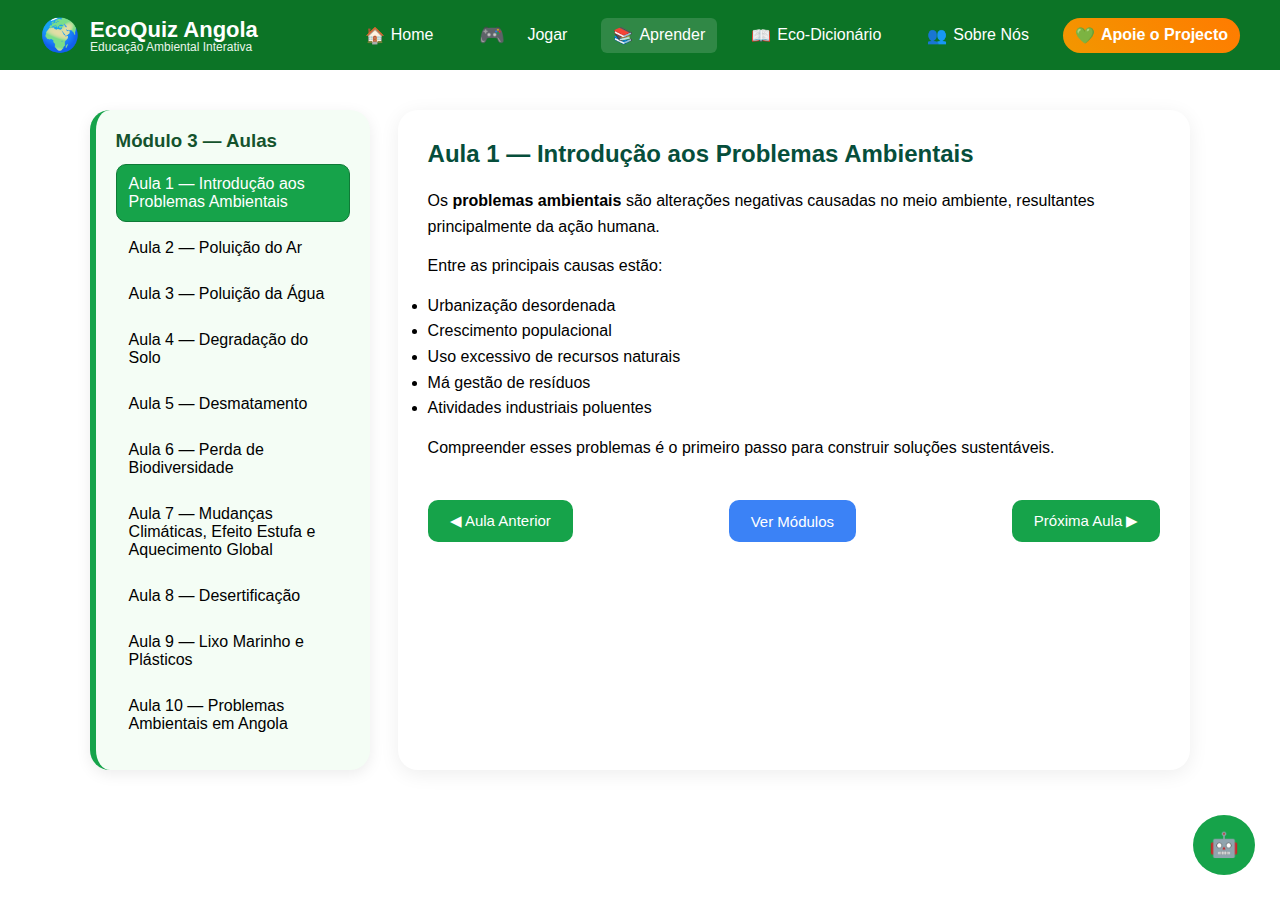
<file: modulo3.html>
<!DOCTYPE html>
<html lang="pt">
<head>
    <meta charset="UTF-8">
    <title>Módulo 3 — Problemas Ambientais Actuais</title>
    <link rel="stylesheet" href="style.css">

<style>
        /* --- ESTILO BASE (podes mover para teu style.css) --- */

        .modulo-container {
            display: flex;
            gap: 28px;
            padding: 40px 7%;
        }

        /* Sidebar */
        .sidebar {
            width: 280px;
            background: #f4fdf5;
            border-radius: 20px;
            padding: 20px;
            box-shadow: 0 4px 15px rgba(0,0,0,0.08);
            border-left: 6px solid #16a34a;
        }

        .sidebar h3 {
            margin-bottom: 12px;
            color: #14532d;
        }

        #lista-aulas li {
            list-style: none;
            padding: 10px 12px;
            border-radius: 10px;
            margin-bottom: 6px;
            cursor: pointer;
            transition: 0.2s;
            border: 1px solid transparent;
        }

        #lista-aulas li:hover {
            background: #e3ffe9;
        }

        #lista-aulas li.active {
            background: #16a34a;
            color: white;
            border-color: #0f7a37;
        }

        /* Conteúdo */
        .conteudo {
            flex: 1;
            background: white;
            border-radius: 20px;
            padding: 30px;
            box-shadow: 0 4px 20px rgba(0,0,0,0.07);
        }

        .conteudo h2 {
            margin-bottom: 20px;
            color: #064e3b;
        }

        .conteudo p, .conteudo ul, .conteudo ol {
            margin-bottom: 14px;
            line-height: 1.6;
        }

        /* Navegação */
        .navegacao-aulas {
            display: flex;
            justify-content: space-between;
            margin-top: 40px;
        }

        .navegacao-aulas button {
            padding: 12px 22px;
            border: none;
            border-radius: 10px;
            font-size: 15px;
            cursor: pointer;
            transition: 0.2s;
        }

        #btn-anterior, #btn-proxima {
            background: #16a34a;
            color: white;
        }

        #btn-anterior:hover, #btn-proxima:hover {
            background: #0f7a37;
        }

        #btn-modulos {
	    color: white;
            background: #3b82f6;
        }

        #btn-modulos:hover {
            background: #d1d5db;
        }

        /* Mobile */
        @media (max-width: 900px) {
            .modulo-container {
                flex-direction: column;
            }
            .sidebar {
                width: 100%;
            }
        }
    </style>


</head>

<body>

<!-- ===================== NAVBAR ===================== -->
<header class="navbar">
    <div class="logo">
        <span class="logo-icon">🌍</span>
        <div class="logo-text">
            <h1>EcoQuiz Angola</h1>
            <p>Educação Ambiental Interativa</p>
        </div>
    </div>

    <!-- Botão hamburguer -->
    <div class="hamburger" id="hamburger">
        <span></span>
        <span></span>
        <span></span>
    </div>

    <nav class="menu" id="menu">
        <a href="index.html"><span>🏠</span> Home</a>
        <a href="jogar.html"><span class="icon-jogar">🎮</span>Jogar</a>
        <a href="aprender.html" class="active"><span>📚</span> Aprender</a>
        <a href="eco-dicionário.html"><span>📖</span> Eco-Dicionário</a>
        <a href="#"><span>👥</span> Sobre Nós</a>
        <a href="#" class="btn-apoio"><span>💚</span> Apoie o Projecto</a>
    </nav>
</header>

<!-- ===================== CONTEÚDO DO MÓDULO ===================== -->
<section class="modulo-container">

    <!-- Sidebar -->
    <aside class="sidebar" id="sidebar">
        <h3 class="sidebar-title">Módulo 3 — Aulas</h3>

        <ul id="lista-aulas" class="sidebar-content">
            <li data-aula="1" class="active">Aula 1 — Introdução aos Problemas Ambientais</li>
            <li data-aula="2">Aula 2 — Poluição do Ar</li>
            <li data-aula="3">Aula 3 — Poluição da Água</li>
            <li data-aula="4">Aula 4 — Degradação do Solo</li>
            <li data-aula="5">Aula 5 — Desmatamento</li>
            <li data-aula="6">Aula 6 — Perda de Biodiversidade</li>
            <li data-aula="7">Aula 7 — Mudanças Climáticas, Efeito Estufa e Aquecimento Global</li>
            <li data-aula="8">Aula 8 — Desertificação</li>
            <li data-aula="9">Aula 9 — Lixo Marinho e Plásticos</li>
            <li data-aula="10">Aula 10 — Problemas Ambientais em Angola</li>
        </ul>
    </aside>

    <!-- Conteúdo da aula -->
    <main class="conteudo">
        <h2 id="titulo-aula"></h2>
        <div id="texto-aula"></div>

        <div class="navegacao-aulas">
            <button id="btn-anterior">◀ Aula Anterior</button>
            <button id="btn-modulos" onclick="window.location.href='aprender.html'">Ver Módulos</button>
            <button id="btn-proxima">Próxima Aula ▶</button>
        </div>
    </main>

</section>

<!-- ===================== ECOBOT ===================== -->
<div id="ecoChat">
    <button id="chatToggle" title="Abrir EcoBot">🤖</button>

    <div id="chatWindow">
        <div id="chatHeader">
            <strong>🌱 EcoBot</strong>
            <div>
                <button id="clearChat" title="Limpar conversa">🧹</button>
                <button id="closeChat" title="Fechar">✖</button>
            </div>
        </div>

        <div id="chatMessages">
            <div class="bubble botMsg">
                <b>EcoBot:</b> Olá 👋! Estou pronto para te ajudar.
            </div>
        </div>

        <div id="chatInputArea">
            <input id="userMessage" placeholder="Escreve a tua pergunta..." />
            <button id="sendMessage">➤</button>
        </div>
    </div>
</div>

<!-- ===================== SCRIPTS ===================== -->
<script src="modulo3.js"></script>
<script src="ecobot-db.js"></script>

<script>
    /* ------ SISTEMA DINÂMICO DE AULAS ------ */
    let aulaAtual = 1;

    function carregarAula(numero) {
        aulaAtual = numero;

        document.getElementById("titulo-aula").innerHTML = modulo3.aulas[numero].titulo;
        document.getElementById("texto-aula").innerHTML = modulo3.aulas[numero].texto;

        document.querySelectorAll("#lista-aulas li")
              .forEach(li => li.classList.remove("active"));

        document.querySelector(`#lista-aulas li[data-aula='${numero}']`)
              .classList.add("active");
    }

    document.querySelectorAll("#lista-aulas li").forEach(li => {
        li.addEventListener("click", () => {
            carregarAula(parseInt(li.dataset.aula));
        });
    });

    document.getElementById("btn-anterior").onclick = () => {
        if (aulaAtual > 1) carregarAula(aulaAtual - 1);
    };

    document.getElementById("btn-proxima").onclick = () => {
        if (aulaAtual < 10) carregarAula(aulaAtual + 1);
    };

    carregarAula(1);
</script>

<script>
/* --- MENU RESPONSIVO --- */
const hamburger = document.getElementById("hamburger");
const menu = document.getElementById("menu");

hamburger.addEventListener("click", () => {
    hamburger.classList.toggle("active");
    menu.classList.toggle("active");
});
</script>

</body>
</html>
</file>
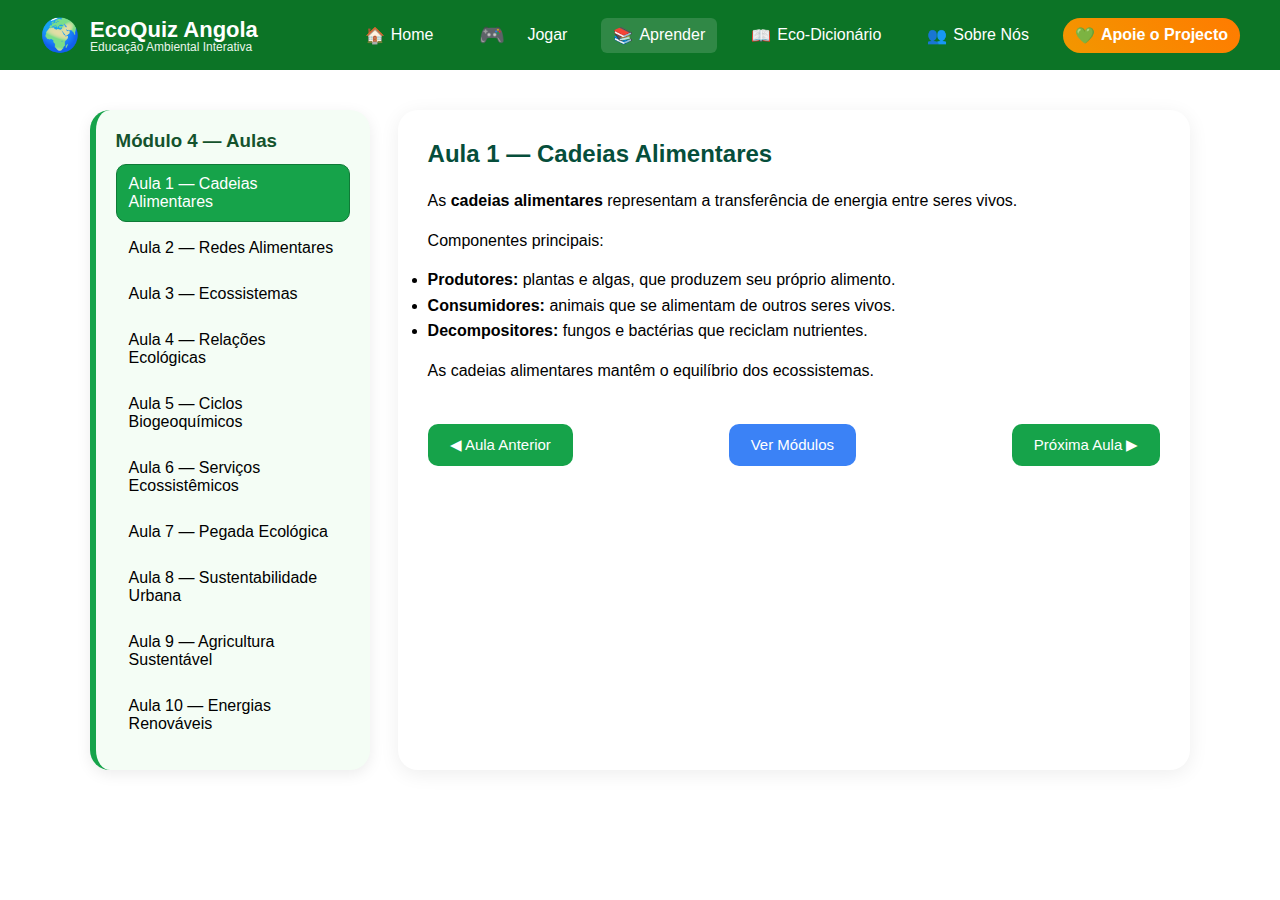
<file: modulo4.html>
<!DOCTYPE html>
<html lang="pt">
<head>
    <meta charset="UTF-8">
    <title>Módulo 4 — Ecologia e Sustentabilidade</title>
    <link rel="stylesheet" href="style.css">
<style>
        /* --- ESTILO BASE (podes mover para teu style.css) --- */

        .modulo-container {
            display: flex;
            gap: 28px;
            padding: 40px 7%;
        }

        /* Sidebar */
        .sidebar {
            width: 280px;
            background: #f4fdf5;
            border-radius: 20px;
            padding: 20px;
            box-shadow: 0 4px 15px rgba(0,0,0,0.08);
            border-left: 6px solid #16a34a;
        }

        .sidebar h3 {
            margin-bottom: 12px;
            color: #14532d;
        }

        #lista-aulas li {
            list-style: none;
            padding: 10px 12px;
            border-radius: 10px;
            margin-bottom: 6px;
            cursor: pointer;
            transition: 0.2s;
            border: 1px solid transparent;
        }

        #lista-aulas li:hover {
            background: #e3ffe9;
        }

        #lista-aulas li.active {
            background: #16a34a;
            color: white;
            border-color: #0f7a37;
        }

        /* Conteúdo */
        .conteudo {
            flex: 1;
            background: white;
            border-radius: 20px;
            padding: 30px;
            box-shadow: 0 4px 20px rgba(0,0,0,0.07);
        }

        .conteudo h2 {
            margin-bottom: 20px;
            color: #064e3b;
        }

        .conteudo p, .conteudo ul, .conteudo ol {
            margin-bottom: 14px;
            line-height: 1.6;
        }

        /* Navegação */
        .navegacao-aulas {
            display: flex;
            justify-content: space-between;
            margin-top: 40px;
        }

        .navegacao-aulas button {
            padding: 12px 22px;
            border: none;
            border-radius: 10px;
            font-size: 15px;
            cursor: pointer;
            transition: 0.2s;
        }

        #btn-anterior, #btn-proxima {
            background: #16a34a;
            color: white;
        }

        #btn-anterior:hover, #btn-proxima:hover {
            background: #0f7a37;
        }

        #btn-modulos {
	    color: white;
            background: #3b82f6;
        }

        #btn-modulos:hover {
            background: #d1d5db;
        }

        /* Mobile */
        @media (max-width: 900px) {
            .modulo-container {
                flex-direction: column;
            }
            .sidebar {
                width: 100%;
            }
        }
    </style>

</head>

<body>

<header class="navbar">
    <div class="logo">
        <span class="logo-icon">🌍</span>
        <div class="logo-text">
            <h1>EcoQuiz Angola</h1>
            <p>Educação Ambiental Interativa</p>
        </div>
    </div>

    <!-- Botão hamburguer -->
    <div class="hamburger" id="hamburger">
        <span></span>
        <span></span>
        <span></span>
    </div>

    <nav class="menu" id="menu">
        <a href="index.html"><span>🏠</span> Home</a>
        <a href="jogar.html"><span class="icon-jogar">🎮</span>Jogar</a>
        <a href="aprender.html" class="active"><span>📚</span> Aprender</a>
        <a href="eco-dicionário.html"><span>📖</span> Eco-Dicionário</a>
        <a href="#"><span>👥</span> Sobre Nós</a>
        <a href="#" class="btn-apoio"><span>💚</span> Apoie o Projecto</a>
    </nav>
</header>

<section class="modulo-container">

    <aside class="sidebar" id="sidebar">
        <h3 class="sidebar-title">Módulo 4 — Aulas</h3>
        <ul id="lista-aulas" class="sidebar-content">
            <li data-aula="1" class="active">Aula 1 — Cadeias Alimentares</li>
            <li data-aula="2">Aula 2 — Redes Alimentares</li>
            <li data-aula="3">Aula 3 — Ecossistemas</li>
            <li data-aula="4">Aula 4 — Relações Ecológicas</li>
            <li data-aula="5">Aula 5 — Ciclos Biogeoquímicos</li>
            <li data-aula="6">Aula 6 — Serviços Ecossistêmicos</li>
            <li data-aula="7">Aula 7 — Pegada Ecológica</li>
            <li data-aula="8">Aula 8 — Sustentabilidade Urbana</li>
            <li data-aula="9">Aula 9 — Agricultura Sustentável</li>
            <li data-aula="10">Aula 10 — Energias Renováveis</li>
        </ul>
    </aside>

    <main class="conteudo">
        <h2 id="titulo-aula"></h2>
        <div id="texto-aula"></div>

        <div class="navegacao-aulas">
            <button id="btn-anterior">◀ Aula Anterior</button>
            <button id="btn-modulos" onclick="window.location.href='aprender.html'">Ver Módulos</button>
            <button id="btn-proxima">Próxima Aula ▶</button>
        </div>
    </main>

</section>

<script src="modulo4.js"></script>
<script src="ecobot-db.js"></script>

<script>
let aulaAtual = 1;

function carregarAula(numero) {
    aulaAtual = numero;

    document.getElementById("titulo-aula").innerHTML = modulo4.aulas[numero].titulo;
    document.getElementById("texto-aula").innerHTML = modulo4.aulas[numero].texto;

    document.querySelectorAll("#lista-aulas li")
          .forEach(li => li.classList.remove("active"));

    document.querySelector(`#lista-aulas li[data-aula='${numero}']`)
          .classList.add("active");
}

document.querySelectorAll("#lista-aulas li").forEach(li => {
    li.addEventListener("click", () => carregarAula(parseInt(li.dataset.aula)));
});

document.getElementById("btn-anterior").onclick = () => {
    if (aulaAtual > 1) carregarAula(aulaAtual - 1);
};

document.getElementById("btn-proxima").onclick = () => {
    if (aulaAtual < 10) carregarAula(aulaAtual + 1);
};

carregarAula(1);

</script>

<script>
const hamburger = document.getElementById("hamburger");
const menu = document.getElementById("menu");

hamburger.addEventListener("click", () => {
    hamburger.classList.toggle("active");
    menu.classList.toggle("active");
});
</script>

</body>
</html>
</file>
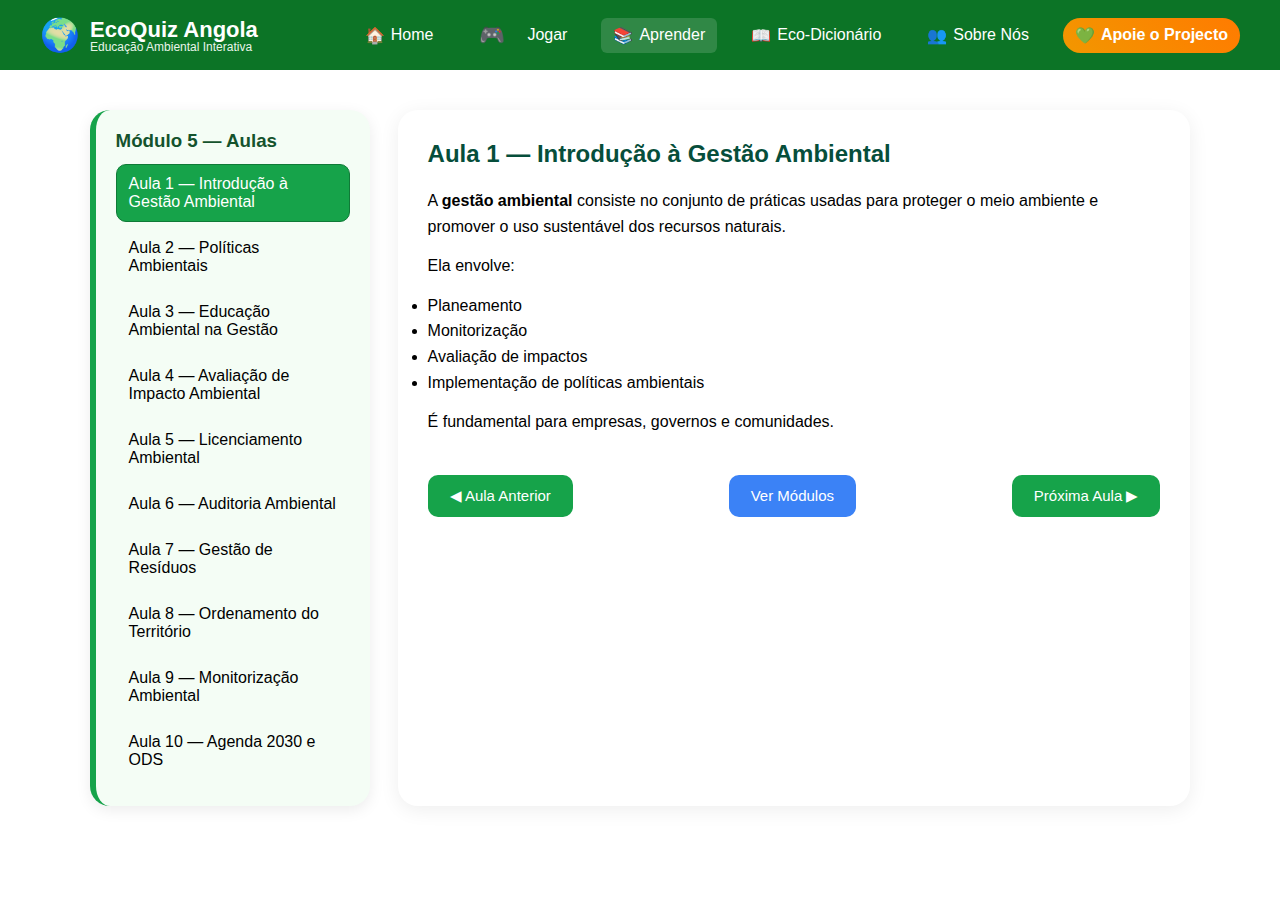
<file: modulo5.html>
<!DOCTYPE html>
<html lang="pt">
<head>
    <meta charset="UTF-8">
    <title>Módulo 5 — Instrumentos de Gestão Ambiental</title>
    <link rel="stylesheet" href="style.css">
    <style>
        /* --- ESTILO BASE (podes mover para teu style.css) --- */

        .modulo-container {
            display: flex;
            gap: 28px;
            padding: 40px 7%;
        }

        /* Sidebar */
        .sidebar {
            width: 280px;
            background: #f4fdf5;
            border-radius: 20px;
            padding: 20px;
            box-shadow: 0 4px 15px rgba(0,0,0,0.08);
            border-left: 6px solid #16a34a;
        }

        .sidebar h3 {
            margin-bottom: 12px;
            color: #14532d;
        }

        #lista-aulas li {
            list-style: none;
            padding: 10px 12px;
            border-radius: 10px;
            margin-bottom: 6px;
            cursor: pointer;
            transition: 0.2s;
            border: 1px solid transparent;
        }

        #lista-aulas li:hover {
            background: #e3ffe9;
        }

        #lista-aulas li.active {
            background: #16a34a;
            color: white;
            border-color: #0f7a37;
        }

        /* Conteúdo */
        .conteudo {
            flex: 1;
            background: white;
            border-radius: 20px;
            padding: 30px;
            box-shadow: 0 4px 20px rgba(0,0,0,0.07);
        }

        .conteudo h2 {
            margin-bottom: 20px;
            color: #064e3b;
        }

        .conteudo p, .conteudo ul, .conteudo ol {
            margin-bottom: 14px;
            line-height: 1.6;
        }

        /* Navegação */
        .navegacao-aulas {
            display: flex;
            justify-content: space-between;
            margin-top: 40px;
        }

        .navegacao-aulas button {
            padding: 12px 22px;
            border: none;
            border-radius: 10px;
            font-size: 15px;
            cursor: pointer;
            transition: 0.2s;
        }

        #btn-anterior, #btn-proxima {
            background: #16a34a;
            color: white;
        }

        #btn-anterior:hover, #btn-proxima:hover {
            background: #0f7a37;
        }

        #btn-modulos {
	    color: white;
            background: #3b82f6;
        }

        #btn-modulos:hover {
            background: #d1d5db;
        }

        /* Mobile */
        @media (max-width: 900px) {
            .modulo-container {
                flex-direction: column;
            }
            .sidebar {
                width: 100%;
            }
        }
    </style>
</head>

<body>

<header class="navbar">
    <div class="logo">
        <span class="logo-icon">🌍</span>
        <div class="logo-text">
            <h1>EcoQuiz Angola</h1>
            <p>Educação Ambiental Interativa</p>
        </div>
    </div>

    <!-- Botão hamburguer -->
    <div class="hamburger" id="hamburger">
        <span></span>
        <span></span>
        <span></span>
    </div>

    <nav class="menu" id="menu">
        <a href="index.html"><span>🏠</span> Home</a>
        <a href="jogar.html"><span class="icon-jogar">🎮</span>Jogar</a>
        <a href="aprender.html" class="active"><span>📚</span> Aprender</a>
        <a href="eco-dicionário.html"><span>📖</span> Eco-Dicionário</a>
        <a href="#"><span>👥</span> Sobre Nós</a>
        <a href="#" class="btn-apoio"><span>💚</span> Apoie o Projecto</a>
    </nav>

</header>
<section class="modulo-container">

    <aside class="sidebar" id="sidebar">
        <h3 class="sidebar-title">Módulo 5 — Aulas</h3>
        <ul id="lista-aulas" class="sidebar-content">
            <li data-aula="1" class="active">Aula 1 — Introdução à Gestão Ambiental</li>
            <li data-aula="2">Aula 2 — Políticas Ambientais</li>
            <li data-aula="3">Aula 3 — Educação Ambiental na Gestão</li>
            <li data-aula="4">Aula 4 — Avaliação de Impacto Ambiental</li>
            <li data-aula="5">Aula 5 — Licenciamento Ambiental</li>
            <li data-aula="6">Aula 6 — Auditoria Ambiental</li>
            <li data-aula="7">Aula 7 — Gestão de Resíduos</li>
            <li data-aula="8">Aula 8 — Ordenamento do Território</li>
            <li data-aula="9">Aula 9 — Monitorização Ambiental</li>
            <li data-aula="10">Aula 10 — Agenda 2030 e ODS</li>
        </ul>
    </aside>

    <main class="conteudo">
        <h2 id="titulo-aula"></h2>
        <div id="texto-aula"></div>

        <div class="navegacao-aulas">
            <button id="btn-anterior">◀ Aula Anterior</button>
            <button id="btn-modulos" onclick="window.location.href='aprender.html'">Ver Módulos</button>
            <button id="btn-proxima">Próxima Aula ▶</button>
        </div>
    </main>

</section>

<script src="modulo5.js"></script>
<script src="ecobot-db.js"></script>

<script>
let aulaAtual = 1;

function carregarAula(numero) {
    aulaAtual = numero;

    document.getElementById("titulo-aula").innerHTML = modulo5.aulas[numero].titulo;
    document.getElementById("texto-aula").innerHTML = modulo5.aulas[numero].texto;

    document.querySelectorAll("#lista-aulas li")
          .forEach(li => li.classList.remove("active"));

    document.querySelector(`#lista-aulas li[data-aula='${numero}']`)
          .classList.add("active");
}

document.querySelectorAll("#lista-aulas li").forEach(li => {
    li.addEventListener("click", () => carregarAula(parseInt(li.dataset.aula)));
});

document.getElementById("btn-anterior").onclick = () => {
    if (aulaAtual > 1) carregarAula(aulaAtual - 1);
};

document.getElementById("btn-proxima").onclick = () => {
    if (aulaAtual < 10) carregarAula(aulaAtual + 1);
};

carregarAula(1);

</script>

<script>
const hamburger = document.getElementById("hamburger");
const menu = document.getElementById("menu");

hamburger.addEventListener("click", () => {
    hamburger.classList.toggle("active");
    menu.classList.toggle("active");
});
</script>

</body>
</html>
</file>
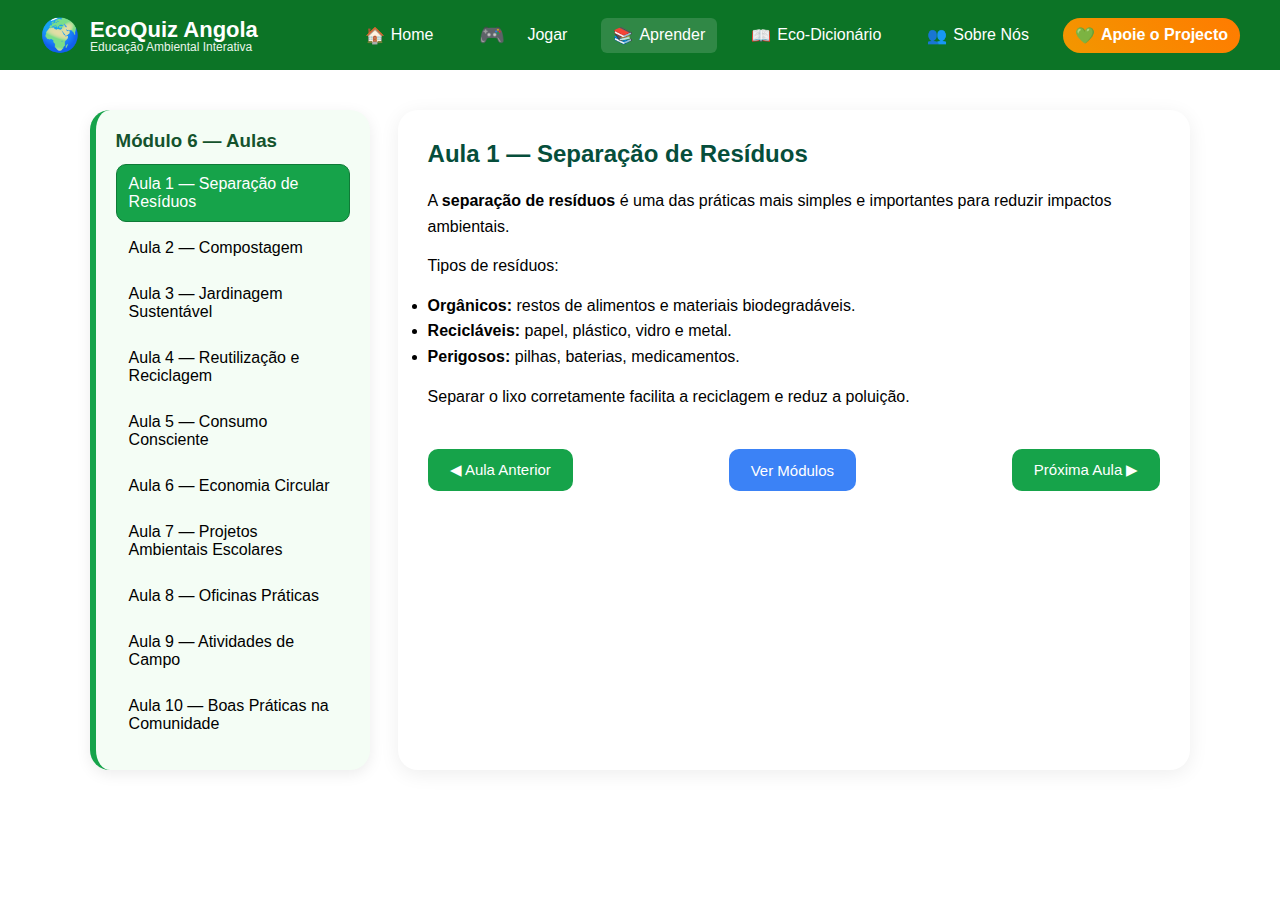
<file: modulo6.html>
<!DOCTYPE html>
<html lang="pt">
<head>
    <meta charset="UTF-8">
    <title>Módulo 6 — Educação Ambiental Prática</title>
    <link rel="stylesheet" href="style.css">
    <style>
        /* --- ESTILO BASE (podes mover para teu style.css) --- */

        .modulo-container {
            display: flex;
            gap: 28px;
            padding: 40px 7%;
        }

        /* Sidebar */
        .sidebar {
            width: 280px;
            background: #f4fdf5;
            border-radius: 20px;
            padding: 20px;
            box-shadow: 0 4px 15px rgba(0,0,0,0.08);
            border-left: 6px solid #16a34a;
        }

        .sidebar h3 {
            margin-bottom: 12px;
            color: #14532d;
        }

        #lista-aulas li {
            list-style: none;
            padding: 10px 12px;
            border-radius: 10px;
            margin-bottom: 6px;
            cursor: pointer;
            transition: 0.2s;
            border: 1px solid transparent;
        }

        #lista-aulas li:hover {
            background: #e3ffe9;
        }

        #lista-aulas li.active {
            background: #16a34a;
            color: white;
            border-color: #0f7a37;
        }

        /* Conteúdo */
        .conteudo {
            flex: 1;
            background: white;
            border-radius: 20px;
            padding: 30px;
            box-shadow: 0 4px 20px rgba(0,0,0,0.07);
        }

        .conteudo h2 {
            margin-bottom: 20px;
            color: #064e3b;
        }

        .conteudo p, .conteudo ul, .conteudo ol {
            margin-bottom: 14px;
            line-height: 1.6;
        }

        /* Navegação */
        .navegacao-aulas {
            display: flex;
            justify-content: space-between;
            margin-top: 40px;
        }

        .navegacao-aulas button {
            padding: 12px 22px;
            border: none;
            border-radius: 10px;
            font-size: 15px;
            cursor: pointer;
            transition: 0.2s;
        }

        #btn-anterior, #btn-proxima {
            background: #16a34a;
            color: white;
        }

        #btn-anterior:hover, #btn-proxima:hover {
            background: #0f7a37;
        }

        #btn-modulos {
	    color: white;
            background: #3b82f6;
        }

        #btn-modulos:hover {
            background: #d1d5db;
        }

        /* Mobile */
        @media (max-width: 900px) {
            .modulo-container {
                flex-direction: column;
            }
            .sidebar {
                width: 100%;
            }
        }
    </style>
</head>

<body>

<header class="navbar">
    <div class="logo">
        <span class="logo-icon">🌍</span>
        <div class="logo-text">
            <h1>EcoQuiz Angola</h1>
            <p>Educação Ambiental Interativa</p>
        </div>
    </div>

    <!-- Botão hamburguer -->
    <div class="hamburger" id="hamburger">
        <span></span>
        <span></span>
        <span></span>
    </div>

    <nav class="menu" id="menu">
        <a href="index.html"><span>🏠</span> Home</a>
        <a href="jogar.html"><span class="icon-jogar">🎮</span>Jogar</a>
        <a href="aprender.html" class="active"><span>📚</span> Aprender</a>
        <a href="eco-dicionário.html"><span>📖</span> Eco-Dicionário</a>
        <a href="#"><span>👥</span> Sobre Nós</a>
        <a href="#" class="btn-apoio"><span>💚</span> Apoie o Projecto</a>
    </nav>

</header>

<section class="modulo-container">

    <aside class="sidebar" id="sidebar">
        <h3 class="sidebar-title">Módulo 6 — Aulas</h3>

        <ul id="lista-aulas" class="sidebar-content">
            <li data-aula="1" class="active">Aula 1 — Separação de Resíduos</li>
            <li data-aula="2">Aula 2 — Compostagem</li>
            <li data-aula="3">Aula 3 — Jardinagem Sustentável</li>
            <li data-aula="4">Aula 4 — Reutilização e Reciclagem</li>
            <li data-aula="5">Aula 5 — Consumo Consciente</li>
            <li data-aula="6">Aula 6 — Economia Circular</li>
            <li data-aula="7">Aula 7 — Projetos Ambientais Escolares</li>
            <li data-aula="8">Aula 8 — Oficinas Práticas</li>
            <li data-aula="9">Aula 9 — Atividades de Campo</li>
            <li data-aula="10">Aula 10 — Boas Práticas na Comunidade</li>
        </ul>
    </aside>

    <main class="conteudo">
        <h2 id="titulo-aula"></h2>
        <div id="texto-aula"></div>

        <div class="navegacao-aulas">
            <button id="btn-anterior">◀ Aula Anterior</button>
            <button id="btn-modulos" onclick="window.location.href='aprender.html'">Ver Módulos</button>
            <button id="btn-proxima">Próxima Aula ▶</button>
        </div>
    </main>

</section>

<script src="modulo6.js"></script>
<script src="ecobot-db.js"></script>

<script>
let aulaAtual = 1;

function carregarAula(numero) {
    aulaAtual = numero;

    document.getElementById("titulo-aula").innerHTML = modulo6.aulas[numero].titulo;
    document.getElementById("texto-aula").innerHTML = modulo6.aulas[numero].texto;

    document.querySelectorAll("#lista-aulas li")
          .forEach(li => li.classList.remove("active"));

    document.querySelector(`#lista-aulas li[data-aula='${numero}']`)
          .classList.add("active");
}

document.querySelectorAll("#lista-aulas li").forEach(li => {
    li.addEventListener("click", () => carregarAula(parseInt(li.dataset.aula)));
});

document.getElementById("btn-anterior").onclick = () => {
    if (aulaAtual > 1) carregarAula(aulaAtual - 1);
};

document.getElementById("btn-proxima").onclick = () => {
    if (aulaAtual < 10) carregarAula(aulaAtual + 1);
};

carregarAula(1);
</script>

<script>
const hamburger = document.getElementById("hamburger");
const menu = document.getElementById("menu");

hamburger.addEventListener("click", () => {
    hamburger.classList.toggle("active");
    menu.classList.toggle("active");
});
</script>

</body>
</html>
</file>
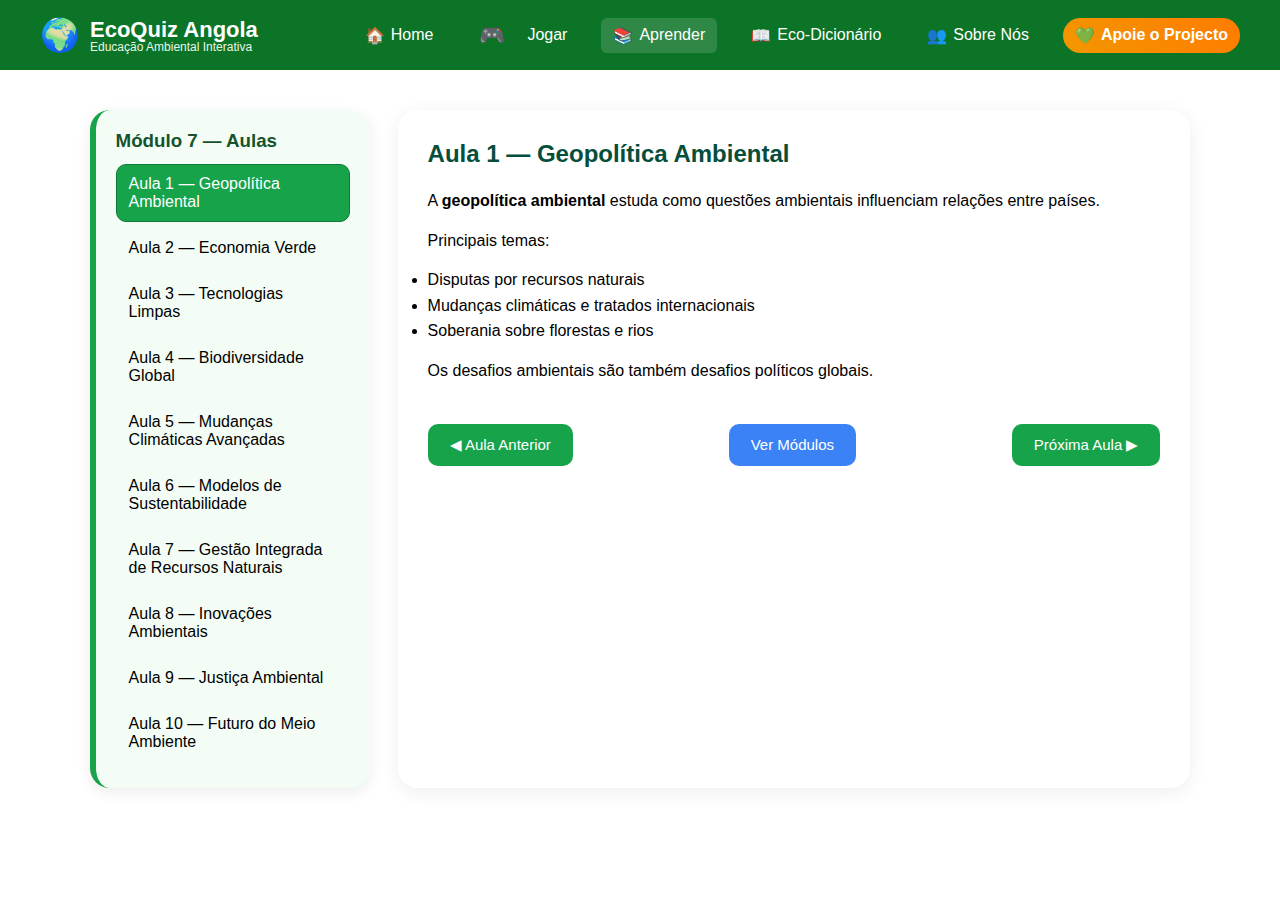
<file: modulo7.html>
<!DOCTYPE html>
<html lang="pt">
<head>
    <meta charset="UTF-8">
    <title>Módulo 7 — Temas Ambientais Avançados</title>
    <link rel="stylesheet" href="style.css">
    <style>
        /* --- ESTILO BASE (podes mover para teu style.css) --- */

        .modulo-container {
            display: flex;
            gap: 28px;
            padding: 40px 7%;
        }

        /* Sidebar */
        .sidebar {
            width: 280px;
            background: #f4fdf5;
            border-radius: 20px;
            padding: 20px;
            box-shadow: 0 4px 15px rgba(0,0,0,0.08);
            border-left: 6px solid #16a34a;
        }

        .sidebar h3 {
            margin-bottom: 12px;
            color: #14532d;
        }

        #lista-aulas li {
            list-style: none;
            padding: 10px 12px;
            border-radius: 10px;
            margin-bottom: 6px;
            cursor: pointer;
            transition: 0.2s;
            border: 1px solid transparent;
        }

        #lista-aulas li:hover {
            background: #e3ffe9;
        }

        #lista-aulas li.active {
            background: #16a34a;
            color: white;
            border-color: #0f7a37;
        }

        /* Conteúdo */
        .conteudo {
            flex: 1;
            background: white;
            border-radius: 20px;
            padding: 30px;
            box-shadow: 0 4px 20px rgba(0,0,0,0.07);
        }

        .conteudo h2 {
            margin-bottom: 20px;
            color: #064e3b;
        }

        .conteudo p, .conteudo ul, .conteudo ol {
            margin-bottom: 14px;
            line-height: 1.6;
        }

        /* Navegação */
        .navegacao-aulas {
            display: flex;
            justify-content: space-between;
            margin-top: 40px;
        }

        .navegacao-aulas button {
            padding: 12px 22px;
            border: none;
            border-radius: 10px;
            font-size: 15px;
            cursor: pointer;
            transition: 0.2s;
        }

        #btn-anterior, #btn-proxima {
            background: #16a34a;
            color: white;
        }

        #btn-anterior:hover, #btn-proxima:hover {
            background: #0f7a37;
        }

        #btn-modulos {
	    color: white;
            background: #3b82f6;
        }

        #btn-modulos:hover {
            background: #d1d5db;
        }

        /* Mobile */
        @media (max-width: 900px) {
            .modulo-container {
                flex-direction: column;
            }
            .sidebar {
                width: 100%;
            }
        }
    </style>
</head>

<body>

<header class="navbar">
    <div class="logo">
        <span class="logo-icon">🌍</span>
        <div class="logo-text">
            <h1>EcoQuiz Angola</h1>
            <p>Educação Ambiental Interativa</p>
        </div>
    </div>

    <!-- Botão hamburguer -->
    <div class="hamburger" id="hamburger">
        <span></span>
        <span></span>
        <span></span>
    </div>

    <nav class="menu" id="menu">
        <a href="index.html"><span>🏠</span> Home</a>
        <a href="jogar.html"><span class="icon-jogar">🎮</span>Jogar</a>
        <a href="aprender.html" class="active"><span>📚</span> Aprender</a>
        <a href="eco-dicionário.html"><span>📖</span> Eco-Dicionário</a>
        <a href="#"><span>👥</span> Sobre Nós</a>
        <a href="#" class="btn-apoio"><span>💚</span> Apoie o Projecto</a>
    </nav>

</header>

<section class="modulo-container">

    <aside class="sidebar" id="sidebar">
        <h3 class="sidebar-title">Módulo 7 — Aulas</h3>

        <ul id="lista-aulas" class="sidebar-content">
            <li data-aula="1" class="active">Aula 1 — Geopolítica Ambiental</li>
            <li data-aula="2">Aula 2 — Economia Verde</li>
            <li data-aula="3">Aula 3 — Tecnologias Limpas</li>
            <li data-aula="4">Aula 4 — Biodiversidade Global</li>
            <li data-aula="5">Aula 5 — Mudanças Climáticas Avançadas</li>
            <li data-aula="6">Aula 6 — Modelos de Sustentabilidade</li>
            <li data-aula="7">Aula 7 — Gestão Integrada de Recursos Naturais</li>
            <li data-aula="8">Aula 8 — Inovações Ambientais</li>
            <li data-aula="9">Aula 9 — Justiça Ambiental</li>
            <li data-aula="10">Aula 10 — Futuro do Meio Ambiente</li>
        </ul>
    </aside>

    <main class="conteudo">
        <h2 id="titulo-aula"></h2>
        <div id="texto-aula"></div>

        <div class="navegacao-aulas">
            <button id="btn-anterior">◀ Aula Anterior</button>
            <button id="btn-modulos" onclick="window.location.href='aprender.html'">Ver Módulos</button>
            <button id="btn-proxima">Próxima Aula ▶</button>
        </div>
    </main>

</section>

<script src="modulo7.js"></script>
<script src="ecobot-db.js"></script>

<script>
let aulaAtual = 1;

function carregarAula(numero) {
    aulaAtual = numero;

    document.getElementById("titulo-aula").innerHTML = modulo7.aulas[numero].titulo;
    document.getElementById("texto-aula").innerHTML = modulo7.aulas[numero].texto;

    document.querySelectorAll("#lista-aulas li")
          .forEach(li => li.classList.remove("active"));

    document.querySelector(`#lista-aulas li[data-aula='${numero}']`)
          .classList.add("active");
}

document.querySelectorAll("#lista-aulas li").forEach(li => {
    li.addEventListener("click", () => carregarAula(parseInt(li.dataset.aula)));
});

document.getElementById("btn-anterior").onclick = () => {
    if (aulaAtual > 1) carregarAula(aulaAtual - 1);
};

document.getElementById("btn-proxima").onclick = () => {
    if (aulaAtual < 10) carregarAula(aulaAtual + 1);
};

carregarAula(1);
</script>

<script>
const hamburger = document.getElementById("hamburger");
const menu = document.getElementById("menu");

hamburger.addEventListener("click", () => {
    hamburger.classList.toggle("active");
    menu.classList.toggle("active");
});
</script>

</body>
</html>
</file>
<file: style.css>
* {
    margin: 0;
    padding: 0;
    box-sizing: border-box;
    font-family: 'Arial', sans-serif;
}

     @font-face {
  font-family: 'Poppins';
  src: url('fonts/Poppins-Regular.ttf') format('truetype');
  font-weight: 400;
}


body {
    background: white;
    font-family: 'Poppins', sans-serif;
}

.navbar {
    width: 100%;
    background: #0c7426; /* verde */
    padding: 15px 40px;
    display: flex;
    align-items: center;
    justify-content: space-between;
}

.logo {
    display: flex;
    align-items: center;
    gap: 10px;
}

.logo-icon {
    font-size: 32px;
}

.logo-text h1 {
    color: #fff;
    font-size: 22px;
    font-weight: bold;
}

.logo-text p {
    color: #e8f5e9;
    font-size: 12px;
    margin-top: -3px;
}

.menu {
    display: flex;
    align-items: center;
    gap: 25px;
}

.menu a {
    text-decoration: none;
    color: white;
    font-size: 16px;
    display: flex;
    align-items: center;
    gap: 6px;
    transition: 0.3s ease;
}

.menu a:hover {
    opacity: 0.8;
}

.btn-apoio {
    background: linear-gradient(45deg, #f29700, #ff7b00);
    padding: 10px 22px;
    border-radius: 30px;
    font-weight: bold;
}

/* Links do menu */
.menu a {
    position: relative;
    text-decoration: none;
    color: white;
    font-size: 16px;
    display: flex;
    align-items: center;
    gap: 6px;
    padding: 8px 12px;
    transition: 0.3s ease;
}

/* Linha animada */
.menu a::after {
    content: "";
    position: absolute;
    left: 0;
    bottom: -4px; /* distância da linha */
    width: 0%;
    height: 3px;
    background: #f4d000; /* amarelo do efeito */
    border-radius: 5px;
    transition: width 0.35s ease;
}

/* Efeito ao passar o cursor */
.menu a:hover::after {
    width: 100%;
}

/* Remove o efeito do botão laranja */
.menu .btn-apoio::after {
    display: none;
}

/* --- BOTÃO HAMBÚRGUER --- */
.hamburger {
    display: none;
    flex-direction: column;
    gap: 4px;
    cursor: pointer;
}

.hamburger span {
    width: 28px;
    height: 3px;
    background: white;
    border-radius: 5px;
    transition: 0.3s;
}

/* Animação ao abrir */
.hamburger.active span:nth-child(1) {
    transform: translateY(7px) rotate(45deg);
}

.hamburger.active span:nth-child(2) {
    opacity: 0;
}

.hamburger.active span:nth-child(3) {
    transform: translateY(-7px) rotate(-45deg);
}

/* --- MENU MOBILE --- */
@media (max-width: 1050px) {

    .menu {
        position: absolute;
        top: 70px;
        right: 0;
        background: #0c7426;
        width: 220px;
        flex-direction: column;
        padding: 20px 0;
        gap: 18px;
        transform: translateX(100%);
        transition: 0.4s ease;
        border-left: 2px solid rgba(255,255,255,0.1);
    }

    /* Menu aberto */
    .menu.active {
        transform: translateX(0);
    }

    /* Exibir hambúrguer */
    .hamburger {
        display: flex;
    }
}

.icon-jogar {
    font-size: 1.3rem;
    display: inline-block;
    margin-right: 1rem;
    animation: swing 2s ease-in-out infinite;
}

/* Animação swing atualizada */
@keyframes swing {
    0%, 100% { transform: rotate(0deg); }
    25% { transform: rotate(10deg); }
    75% { transform: rotate(-10deg); }
}


/* --- HERO SECTION --- */
.hero {
    display: flex;
    align-items: center;
    justify-content: space-between;
    padding: 60px 40px;
    background: #f2f7f3;
    flex-wrap: wrap;
}

.hero-content {
    max-width: 500px;
}

.hero-content h2 {
    font-size: 2.4rem;
    color: #0c7426;
}

.hero-content p {
    font-size: 1.1rem;
    margin: 15px 0 25px;
    color: #333;
}

.btn-hero {
    background: #0c7426;
    color: white;
    padding: 12px 30px;
    border-radius: 30px;
    text-decoration: none;
    font-size: 1.1rem;
    transition: 0.3s;
}

.btn-hero:hover {
    background: #0a5e1e;
}

.hero-img img {
    width: 230px;
}

/* --- FEATURES (3 blocos) --- */
.features {
    display: flex;
    justify-content: space-around;
    padding: 60px 40px;
    background: white;
    flex-wrap: wrap;
}

.feature {
    text-align: center;
    max-width: 250px;
    margin: 20px;
}

.feature span {
    font-size: 3rem;
}

.feature h3 {
    margin-top: 10px;
    font-size: 1.3rem;
    color: #0c7426;
}

.feature p {
    color: #555;
    margin-top: 8px;
}

/* --- FOOTER --- */
.footer {
    background: #0c7426;
    padding: 40px 20px;
    color: white;
    margin-top: 40px;
}

.footer-content {
    text-align: center;
}

.footer-links {
    margin: 20px 0;
}

.footer-links a {
    color: #d8ffd8;
    text-decoration: none;
    margin: 0 12px;
    transition: 0.3s;
}

.footer-links a:hover {
    color: #fff;
}

.copy {
    margin-top: 20px;
    opacity: 0.7;
}

/* --- RESPONSIVO --- */
@media (max-width: 768px) {
    .hero {
        text-align: center;
        justify-content: center;
        padding: 40px 20px;
    }

    .hero-img img {
        margin-top: 25px;
    }

    .features {
        flex-direction: column;
        align-items: center;
    }
}



/* --- CTA Section --- */
.cta-section {
    background: linear-gradient(135deg, #0e8a4a, #0c7239);
    padding: 50px 40px;
    text-align: center;
    color: white;
    border-radius: 8px;
    width: 85%;
    margin: 40px auto;
}

.cta-section h2 {
    font-size: 2rem;
    margin-bottom: 15px;
}

.cta-section p {
    font-size: 1.1rem;
    margin-bottom: 25px;
}

.cta-buttons {
    display: flex;
    justify-content: center;
    gap: 20px;
}


.btn-outline {
    border: 2px solid white;
    color: white;
    padding: 10px 26px;
    border-radius: 6px;
    text-decoration: none;
    font-weight: bold;
    transition: 0.3s;
}

.btn-outline:hover {
    background: rgba(255, 255, 255, 0.15);
}

/* --- FOOTER 2025 --- */
.footer-2025 {
    background: #0c7239;
    padding: 60px 40px 20px;
    color: white;
    margin-top: 40px;
}

.footer-grid {
    display: grid;
    grid-template-columns: repeat(4, 1fr);
    gap: 40px;
}

.footer-col h3 {
    font-size: 1.3rem;
    margin-bottom: 10px;
}

.footer-col p {
    max-width: 250px;
}

.footer-col h4 {
    margin-bottom: 10px;
    font-size: 1.2rem;
}

.footer-col ul {
    list-style: none;
    padding: 0;
}

.footer-col ul li {
    margin: 6px 0;
    color: #e6ffe6;
}

.footer-social span {
    font-size: 1.5rem;
    margin-right: 8px;
}

.footer-line {
    border: none;
    height: 1px;
    background: rgba(255, 255, 255, 0.3);
    margin: 30px 0 20px;
}

.footer-copy {
    text-align: center;
    opacity: 0.85;
}

/* --- RESPONSIVO --- */
@media (max-width: 900px) {
    .footer-grid {
        grid-template-columns: 1fr 1fr;
        text-align: left;
    }
}

@media (max-width: 600px) {
    .footer-grid {
        grid-template-columns: 1fr;
        text-align: center;
    }

    .cta-buttons {
        flex-direction: column;
    }
}

/* --- SECÇÃO SOBRE (HOME) --- */
.sobre-section {
    display: flex;
    justify-content: center;
    align-items: flex-start;
    gap: 40px;
    padding: 60px 40px;
    width: 100%;
    max-width: 1200px;
    margin: 0 auto; 
}

.sobre-texto {
    max-width: 600px;
    line-height: 1.7;
    font-size: 1.05rem;
    color: black;
    text-align: justify;
}

.sobre-texto p {
    margin-bottom: 18px;
}

.sobre-card {
    width: 320px;
    background: linear-gradient(135deg, #10b56b, #0c71c3);
    padding: 30px 25px;
    border-radius: 18px;
    color: white;
    text-align: center;
    box-shadow: 0 6px 18px rgba(0, 0, 0, 0.15);
    transition: transform 0.25s ease, box-shadow 0.3s ease;
}

.sobre-card:hover {
    transform: translateY(-6px);
    box-shadow: 0 10px 25px rgba(0, 0, 0, 0.2);
}

.sobre-card img {
    width: 60px;
    margin-bottom: 12px;
}

.sobre-card h3 {
    font-size: 1.4rem;
    margin-bottom: 10px;
}

@media (max-width: 900px) {
    .sobre-section {
        flex-direction: column;
        text-align: center;
        align-items: center;
        gap: 30px;
    }

    .sobre-texto {
        max-width: 90%;
	
    }
}

/* --- PILARES (com emojis) --- */
.pilares-section {
    padding: 70px 40px;
    text-align: center;
    background: #f5f8f5;
}

.pilares-titulo {
    font-size: 2.4rem;
    color: #0c7426;
    font-weight: 800;
}

.pilares-subtitulo {
    margin-top: 8px;
    font-size: 1.1rem;
    color: #555;
}

.pilares-grid {
    margin-top: 50px;
    display: grid;
    grid-template-columns: repeat(3, 1fr);
    gap: 35px;
    max-width: 1200px;
    margin-left: auto;
    margin-right: auto;
}

.pilar-card {
    background: white;
    padding: 35px 28px;
    border-radius: 18px;
    box-shadow: 0 8px 20px rgba(0, 0, 0, 0.07);
    transition: transform 0.25s ease, box-shadow 0.3s ease;
}

.pilar-card:hover {
    transform: translateY(-6px);
    box-shadow: 0 14px 28px rgba(0, 0, 0, 0.12);
}

.pilar-icon {
    font-size: 3.5rem;
    margin-bottom: 15px;
}

.pilar-card h3 {
    font-size: 1.4rem;
    color: #0c7426;
    margin-bottom: 12px;
}

.pilar-card p {
    color: #555;
    line-height: 1.6;
    font-size: 1rem;
}

@media (max-width: 900px) {
    .pilares-grid {
        grid-template-columns: 1fr 1fr;
        gap: 25px;
    }
}

@media (max-width: 600px) {
    .pilares-grid {
        grid-template-columns: 1fr;
    }
}


/* --- ESTILOS DO ECOBOT (isolados) --- */
    #ecoChat {
        position: fixed;
        bottom: 25px;
        right: 25px;
        z-index: 9999;
        font-family: Arial, sans-serif;
    }

    #chatToggle {
        background: #16a34a;
        color: white;
        border: none;
        padding: 16px;
        border-radius: 50%;
        font-size: 24px;
        cursor: pointer;
        transition: transform .2s ease;
    }

    #chatToggle:hover {
        transform: scale(1.1);
    }

    #chatWindow {
        width: 330px;
        height: 430px;
        background: white;
        border-radius: 12px;
        box-shadow: 0 6px 20px rgba(0,0,0,0.25);
        display: none;
        flex-direction: column;
        overflow: hidden;
        animation: fadeIn .25s ease;
    }

    @keyframes fadeIn {
        from { opacity: 0; transform: translateY(15px); }
        to { opacity: 1; transform: translateY(0); }
    }

    #chatHeader {
        background: #16a34a;
        padding: 10px 14px;
        color: white;
        font-size: 17px;
        display: flex;
        justify-content: space-between;
        align-items: center;
    }

    #chatHeader button {
        background: transparent;
        border: none;
        font-size: 18px;
        cursor: pointer;
        color: white;
        margin-left: 6px;
    }

    #chatMessages {
        flex: 1;
        padding: 12px;
        overflow-y: auto;
        background: #f7f7f7;
    }

    .bubble {
        padding: 10px 14px;
        border-radius: 12px;
        margin-bottom: 10px;
        max-width: 85%;
        line-height: 1.4;
    }

    .userMsg {
        background: #d1f5d3;
        margin-left: auto;
    }

    .botMsg {
        background: white;
        border: 1px solid #e5e5e5;
    }

    #chatInputArea {
        display: flex;
        padding: 10px;
        background: #fff;
        gap: 8px;
        border-top: 1px solid #e3e3e3;
    }

    #userMessage {
        flex: 1;
        padding: 10px;
        border-radius: 8px;
        border: 1px solid #ccc;
        outline: none;
        font-size: 14px;
    }

    #sendMessage {
        background: #16a34a;
        color: white;
        border: none;
        padding: 10px 14px;
        border-radius: 8px;
        cursor: pointer;
        font-size: 16px;
    }

    #sendMessage:hover {
        background: #0e8f3d;
    }
/* --- Botão Explorar Conteúdos --- */
.btn-explorar {
    display: inline-flex;
    align-items: center;
    gap: 8px;
    
    color: white;
    padding: 14px 28px;
    border-radius: 12px;
    border-color: white;
    font-weight: 700;
    text-decoration: none;
    font-size: 1.1rem;
    border: 2px solid;
    box-shadow: 0 4px 12px rgba(0,0,0,0.12);
    transition: 0.3s ease;
}

/* Ícone */
.btn-explorar span {
    display: inline-block;
    transition: transform .3s ease;
}

/* HOVER */
.btn-explorar:hover { 
    background: white;
    color: #0c7426;
    transform: translateY(-3px);
    box-shadow: 0 8px 20px rgba(0, 0, 0, 0.18);
}

/* Ícone move ligeiramente no hover */
.btn-explorar:hover span {
    transform: translateX(4px);
}


/* --- Secção de Boas-vindas Sofisticada --- */

.welcome-wrapper {
    background: linear-gradient(180deg, #e8fff0 0%, #ffffff 100%);
    padding: 10px 45px;
    display: flex;
    justify-content: center;
}

.welcome-box {
    background: #ffffff;
    padding: 55px 50px;
    border-radius: 22px;
    max-width: 950px;
    text-align: center;

    /* Sombra premium */
    box-shadow:
        0 8px 20px rgba(0, 0, 0, 0.05),
        0 20px 40px rgba(0, 0, 0, 0.03);

    /* Bordas suaves e modernas */
    border: 1px solid rgba(12, 116, 38, 0.08);

    /* Animação elegante */
    animation: fadeWelcome 0.6s ease;
}

/* Título harmonizado e elegante */
.welcome-box h1 {
    font-size: 2.8rem;
    font-weight: 800;
    color: #0c7426;
    letter-spacing: -0.5px;
    margin-bottom: 18px;
}

/* Texto com leitura suave */
.welcome-box p {
    font-size: 1.2rem;
    color: #444;
    max-width: 800px;
    margin: 0 auto;
    line-height: 1.75;
    opacity: 0.9; 
}

/* Animação suave de entrada */
@keyframes fadeWelcome {
    0% { opacity: 0; transform: translateY(15px); }
    100% { opacity: 1; transform: translateY(0); }
}

/* Responsivo */
@media (max-width: 768px) {
    .welcome-box {
        padding: 35px 25px;
        border-radius: 16px;
    }

    .welcome-box h1 {
        font-size: 2rem;
    }

    .welcome-box p {
        font-size: 1.05rem;
    }
}

/* --- Centro de Aprendizagem --- */

.learning-center {
    padding: 70px 40px;
    background: #f5fdf7;
    text-align: center;
}

.lc-title {
    font-size: 2.6rem;
    color: #0c7426;
    font-weight: 800;
    margin-bottom: 10px;
}

.lc-subtitle {
    color: #555;
    font-size: 1.15rem;
    margin-bottom: 45px;
}

.lc-grid {
    display: grid;
    grid-template-columns: repeat(4, 1fr);
    gap: 30px;
    max-width: 1300px;
    margin: 0 auto;
}

/* Cards */
.lc-card {
    background: white;
    padding: 35px 25px;
    border-radius: 18px;
    text-decoration: none;
    color: #0c7426;
    box-shadow: 0 6px 15px rgba(0,0,0,0.07);
    transition: 0.3s ease;
    border: 1px solid rgba(12, 116, 38, 0.08);
    display: flex;
    flex-direction: column;
    align-items: center;
}

.lc-icon {
    font-size: 3rem;
    margin-bottom: 15px;
}

.lc-card h3 {
    font-size: 1.3rem;
    margin-bottom: 8px;
    font-weight: 700;
}

.lc-card p {
    color: #444;
    font-size: 1rem;
    opacity: 0.9;
}

/* Hover Premium */
.lc-card:hover {
    transform: translateY(-6px);
    box-shadow: 0 12px 25px rgba(0,0,0,0.12);
    background: #f0fff4;
}

/* Responsivo */
@media (max-width: 1050px) {
    .lc-grid {
        grid-template-columns: repeat(3, 1fr);
    }
}

@media (max-width: 768px) {
    .lc-grid {
        grid-template-columns: repeat(2, 1fr);
    }
}

@media (max-width: 500px) {
    .lc-grid {
        grid-template-columns: 1fr;
    }
}

.menu a.active {
    background: rgba(255,255,255,0.15);
    border-radius: 6px;
    padding: 8px 12px;
}


/* ==== PÁGINA DE AULAS ==== */

.lesson-container {
    display: flex;
    background: #f8fff9;
    min-height: 100vh;
}

/* SIDEBAR */
.lesson-sidebar {
    width: 280px;
    background: #ffffff;
    padding: 25px;
    border-right: 2px solid #e6f5e7;
}

.lesson-sidebar h2 {
    font-size: 1.6rem;
    color: #0c7426;
    font-weight: 800;
}

.module-sub {
    margin-top: -5px;
    color: #444;
    font-size: 0.95rem;
    margin-bottom: 20px;
}

/* Lista de aulas */
.lesson-list {
    list-style: none;
    padding-left: 0;
}

.lesson-list li {
    margin-bottom: 12px;
}

.lesson-list a {
    color: #0c7426;
    font-size: 1rem;
    text-decoration: none;
    font-weight: 600;
    padding: 6px 4px;
    display: block;
    transition: 0.2s;
}

.lesson-list a:hover {
    color: #0a5c20;
    text-decoration: underline;
}

.lesson-list .active a {
    font-weight: 800;
    color: #0a5c20;
    text-decoration: underline;
}

/* ==== CONTEÚDO ==== */

.lesson-content {
    flex: 1;
    padding: 45px 60px;
}

.lesson-content h1 {
    font-size: 2rem;
    font-weight: 800;
    color: #0c7426;
    margin-bottom: 25px;
}

.lesson-text p {
    font-size: 1.05rem;
    color: #333;
    line-height: 1.7;
    margin-bottom: 18px;
}

/* Botões navegação */
.lesson-nav {
    margin-top: 40px;
    display: flex;
    gap: 15px;
}

.btn-primary {
    background: #0c7426;
    color: white;
    padding: 10px 20px;
    border-radius: 8px;
    text-decoration: none;
    font-size: 1rem;
    box-shadow: 0 3px 8px rgba(0,0,0,0.15);
    transition: 0.2s;
}

.btn-primary:hover {
    background: #095e1f;
}

.btn-secondary {
    background: #dfffe7;
    color: #0c7426;
    padding: 10px 20px;
    border-radius: 8px;
    text-decoration: none;
    font-size: 1rem;
    border: 1px solid #0c7426;
    transition: 0.2s;
}

.btn-secondary:hover {
    background: #cafece;
}

.disabled {
    opacity: 0.5;
    cursor: not-allowed;
}

/* MOBILE */
@media (max-width: 820px) {
    .lesson-container {
        flex-direction: column;
    }

    .lesson-sidebar {
        width: 100%;
        border-right: none;
        border-bottom: 2px solid #e6f5e7;
    }

    .lesson-content {
        padding: 25px 20px;
    }
}
/* ============ SIDEBAR — DESKTOP ============ */
.sidebar {
    width: 280px;
    background: #f4fdf5;
    border-radius: 20px;
    padding: 20px 15px;
    box-shadow: 0 4px 15px rgba(0,0,0,0.08);
    border-left: 6px solid #16a34a;
    position: relative;
    transition: transform 0.35s ease-in-out;
    z-index: 40;
}

/* recolhida no desktop */
.sidebar.collapsed-desktop {
    transform: translateX(-220px);
}

.sidebar-title,
.sidebar-content {
    transition: opacity 0.25s ease-in-out;
}

.sidebar.collapsed-desktop .sidebar-title,
.sidebar.collapsed-desktop .sidebar-content {
    opacity: 0;
    pointer-events: none;
}

/* Botão */
.toggle-btn {
    position: absolute;
    top: 20px;
    right: -18px;
    background: #16a34a;
    color: #fff;
    border: none;
    width: 32px;
    height: 32px;
    border-radius: 8px;
    cursor: pointer;
    font-size: 18px;
    font-weight: bold;
    transition: transform 0.3s ease;
    box-shadow: 0 4px 10px rgba(0,0,0,0.2);
    z-index: 9999;
}

.sidebar.collapsed-desktop .toggle-btn {
    transform: rotate(180deg);
}

/* container */
.modulo-container {
    display: flex;
    gap: 28px;
    padding: 40px 7%;
    transition: 0.3s ease;
}

  /* ============ MOBILE ============ */
@media (max-width: 900px) {

    .sidebar {
        position: fixed;
        top: 0;
        left: 0;
        height: 100vh;
        width: 260px;
        border-radius: 0;
        transform: translateX(-100%);
        padding-top: 80px;
        background: #f4fdf5;
        z-index: 9998;
        transition: transform 0.35s ease-in-out;
    }

    /* Sidebar aberta */
    .sidebar.open-mobile {
        transform: translateX(0);
    }

    /* === HANDLE LATERAL (SETINHA) === */
    .sidebar-handle {
        display: flex;
        align-items: center;
        justify-content: center;

        position: fixed;
        top: 50%;
        left: 0; /* gruda na borda */

        transform: translateY(-50%);
        width: 38px;
        height: 60px;

        background: rgba(255, 255, 255, 0.15);
        backdrop-filter: blur(16px);
        border: 1px solid rgba(255, 255, 255, 0.25);

        border-radius: 0 14px 14px 0;
        border-left: none;

        color: #fff;
        font-size: 1.2rem;
        cursor: pointer;
        z-index: 1001;
        transition: all 0.3s ease;
        touch-action: manipulation;
    }

    /* Handle quando sidebar está aberto → move para a borda do painel */
    .sidebar.open-mobile ~ .sidebar-handle {
        left: 260px; /* mesmo width da sidebar */
    }

    /* Hover opcional */
    .sidebar-handle:hover {
        background: rgba(255, 255, 255, 0.25);
    }

    /* Esconde o botão desktop */
    .toggle-btn {
        display: none !important;
    }
}

.jogar-container {

background: #f5fdf7;
}

header {
    position: fixed;
    top: 0;
    left: 0;
    width: 100%;
    z-index: 1000; /* garante que fica acima do conteúdo */
}

body {
    padding-top: 70px; /* evita que o conteúdo fique escondido atrás do menu */
}

.sidebar {
    max-height: 85vh;   /* Ajuste conforme necessário */
    overflow-y: auto;   /* Ativa a barra de rolagem vertical */
}

.conteudo {
    max-height: 85vh;   /* Ajuste conforme necessário */
    overflow-y: auto;   /* Ativa a barra de rolagem vertical */
}

/* ======= CARDS DO CENTRO DE APRENDIZAGEM ======= */
.lc-card {
    border: 2px solid #2ecc71;         /* Borda verde */
    border-radius: 16px;
    display: block;
    transition: all 0.3s ease;
}

/* ======= HOVER — BORDA LARANJA ======= */
.lc-card:hover {
    border-color: #f39c12;             /* Borda laranja */
    transform: translateY(-5px);       /* Levanta card */
    box-shadow: 0 10px 20px rgba(0,0,0,0.15);
}

/* ======= CARDS DA PÁGINA JOGAR ======= */
.card {
    border: 2px solid #2ecc71;      /* Borda verde */
    border-radius: 16px;
    cursor: pointer;
    transition: all 0.3s ease;
}

/* ======= HOVER — BORDA LARANJA ======= */
.card:hover {
    border-color: #f39c12;          /* Borda laranja */
    transform: translateY(-5px);    /* Levanta o card */
    box-shadow: 0 10px 20px rgba(0,0,0,0.15);
}

/* ===== TÍTULO DA PÁGINA JOGAR ===== */
.jogar-header {
    text-align: center;
    margin-top:2px;
    margin-bottom: 2px;
    animation: fadeIn 0.8s ease forwards;
}

/* Ícone acima do título */
.jogar-icon {
    font-size: 48px;
    margin-bottom: 5px;
    animation: bounceIn 1s ease;
    animation: swing 2s ease-in-out infinite;
}

/* Título */
.jogar-title {
    font-size: 38px;
    font-weight: 800;
    color: #0a6d2c;
    margin-bottom: 5px;
}

/* Subtítulo */
.jogar-subtitle {
    font-size: 17px;
    color: #155f2e;
    opacity: 0.9;
}

/* ===== ANIMAÇÕES ===== */
@keyframes fadeIn {
    from { opacity: 0; transform: translateY(-15px); }
    to   { opacity: 1; transform: translateY(0); }
}

@keyframes bounceIn {
    0%   { transform: scale(0.2); opacity: 0; }
    60%  { transform: scale(1.15); opacity: 1; }
    100% { transform: scale(1); }
}

/* Animação swing atualizada */
@keyframes swing {
    0%, 100% { transform: rotate(0deg); }
    25% { transform: rotate(10deg); }
    75% { transform: rotate(-10deg); }
}


/* ======== CONTAINER DO ECO-DICIONÁRIO ======== */
#ecoDictionary {
    max-width: 900px;     /* mantém o layout sólido */
    margin: 0 auto;
    padding: 20px;
}

/* ======== ÁREA LISTA ROLÁVEL ======== */
#dicListWrapper {
    max-height: 60vh;     /* só a lista é rolável */
    overflow-y: auto;
    margin-top: 10px;
    padding-right: 10px;
}

/* Evita a lista cobrir elementos acima */
#dicList {
    position: relative;
    z-index: 1;
}

/* Mantém barra de busca fixa */
#search-bar-container {
    position: sticky;
    top: 10px;
    background: white;
    z-index: 999;
    padding: 2px 0 4px 0;
}

/* Mantém filtros fixos abaixo da barra */
#letterFilter {
    position: sticky;
    top: 130px;
    background: white;
    z-index: 998;
    padding: 8px 0;
    margin-top: 0;
    padding-top: 2px;
}

#searchInput {
    margin-bottom: 4px;
}

.search-filter-btn {
    display: none;
}

/* ===========================================
   MOBILE (até 1050px)
=========================================== */
@media (max-width: 1050px) {

    /* ------ Títulos ------ */
    .dic-title {
        font-size: 1.8rem !important;
        margin-bottom: 4px;
        display: flex;
        align-items: center;
        justify-content: center;
        gap: 6px;
    }

    .dic-sub {
        font-size: 0.92rem !important;
        margin-bottom: 20px;
        padding: 0 12px;
    }

    /* ------ SEARCH BOX ------ */
    .search-box {
        position: relative;
        flex-direction: row !important;
        gap: 10px !important;
        margin-bottom: 20px !important;
        align-items: center;
    }

    .search-box input {
        flex: 1;
        padding: 12px 14px !important;
        font-size: 1rem !important;
        border-radius: 12px !important;
    }

    /* BOTÃO DO DROPDOWN ("TODOS") */
    .search-filter-btn {
        display: inline-block;
        background: white;
        border: 2px solid #0e7135;
        border-radius: 12px;
        padding: 10px 14px;
        font-size: 0.9rem;
        font-weight: 600;
        color: #0e7135;
        cursor: pointer;
        white-space: nowrap;
        transition: 0.2s ease;
    }

    .search-filter-btn:hover {
        background: #0e7135;
        color: white;
    }

    /* ------ Cards ------ */
    .dic-list {
        padding: 0 6px;
    }

    .term {
        padding: 16px 18px !important;
        border-radius: 16px !important;
        margin-bottom: 14px !important;
        border-left-width: 5px !important;
    }

    .term-title {
        font-size: 1.05rem !important;
        margin-bottom: 4px;
    }

    .term p {
        font-size: 0.95rem !important;
    }

    /* ------ Dropdown MOBILE (#dropdownLetters) ------ */
    #dropdownLetters {
        position: absolute;
        right: 0;
        top: calc(100% + 8px);
        width: 140px;
        background: white;
        border: 2px solid #0e7135;
        border-radius: 12px;
        display: none;
        flex-direction: column;
        max-height: 260px;
        overflow-y: auto;
        box-shadow: 0 4px 14px rgba(0,0,0,0.18);
        z-index: 9999;
        animation: dropdownFade 0.2s ease;
    }

    #dropdownLetters button {
        width: 100%;
        padding: 10px;
        border: 1px solid #d6eadc;
        background: #fff;
        border-radius: 8px;
        margin-bottom: 6px;
        font-size: 1rem;
        cursor: pointer;
        transition: 0.2s;
    }

    #dropdownLetters button:hover {
        background: #0e7135;
        color: white;
    }

    /* ------ Ocultar o filtro desktop no mobile ------ */
    #letterFilter {
        display: none !important;
        visibility: hidden !important;
        opacity: 0 !important;
        height: 0 !important;
        margin: 0 !important;
        padding: 0 !important;
        pointer-events: none !important;
    }

    /* ------ Animação do dropdown ------ */
    @keyframes dropdownFade {
        from { opacity: 0; transform: translateY(-6px); }
        to   { opacity: 1; transform: translateY(0); }
    }
}

/* ===========================================
   DROPDOWN DESKTOP (não aparece no mobile)
=========================================== */
.dropdown-letters {
    display: none;
    position: absolute;
    background: white;
    width: 120px;
    border-radius: 12px;
    box-shadow: 0 4px 16px rgba(0,0,0,0.15);
    margin-top: 8px;
    right: 7%;
    z-index: 30;
}

.dropdown-scroll {
    max-height: 260px;
    overflow-y: auto;
    padding: 6px;
}

.dropdown-letters button {
    width: 100%;
    padding: 10px;
    border: 1px solid #d6eadc;
    background: #fff;
    border-radius: 8px;
    margin-bottom: 6px;
    font-size: 1rem;
    cursor: pointer;
}

.dropdown-letters button:hover {
    background: #16a34a;
    color: white;
}


/* ===========================
   DARK MODE: variables + overrides
   =========================== */

/* Theme variables (light defaults already presentes no CSS) */
:root{
  --bg: #ffffff;
  --page-bg: #f5f8f5;
  --card-bg: #ffffff;
  --muted: #444;
  --text: #111827;
  --accent: #16a34a; /* verde original */
  --accent-2: #0c7426;
  --card-elev: rgba(0,0,0,0.06);
  --glass: rgba(255,255,255,0.06);
}

/* Dark theme variables */
[data-theme="dark"]{
  --bg: #0b1220;         /* página / body background */
  --page-bg: #0f1724;    /* sections background */
  --card-bg: #0d1622;    /* cards, term boxes */
  --muted: #b6c2c9;
  --text: #e6eef6;
  --accent: #2dd4bf;     /* teal/green highlight (suave) */
  --accent-2: #16a34a;   /* manter verde para compatibilidade */
  --card-elev: rgba(0,0,0,0.45);
  --glass: rgba(255,255,255,0.03);
}

/* Apply base backgrounds & text */
[data-theme="dark"] body,
[data-theme="dark"] .hero,
[data-theme="dark"] .features,
[data-theme="dark"] .pilares-section,
[data-theme="dark"] .learning-center,
[data-theme="dark"] .dic-container,
[data-theme="dark"] .welcome-wrapper {
  background: var(--page-bg);
  color: var(--text);
}

[data-theme="dark"] body {
  background: var(--bg);
  color: var(--text);
}

/* Buttons */
[data-theme="dark"] .btn-apoio {
  background: linear-gradient(45deg,#ff8a3d,#ff6b6b);
  color: white;
  box-shadow: 0 6px 18px rgba(0,0,0,0.5);
}

/* Cards / feature blocks */
[data-theme="dark"] .lc-card,
[data-theme="dark"] .pilar-card,
[data-theme="dark"] .term,
[data-theme="dark"] .sobre-card,
[data-theme="dark"] .dic-list .term,
[data-theme="dark"] .dic-sub,
[data-theme="dark"] .card,
[data-theme="dark"] .lc-card {
  background: var(--card-bg);
  box-shadow: 0 8px 20px var(--card-elev);
  color: var(--text);
  border-color: rgba(255,255,255,0.03);
}

/* Accent colors */
[data-theme="dark"] .feature h3,
[data-theme="dark"] .pilar-card h3,
[data-theme="dark"] .term-title,
[data-theme="dark"] .lc-title,
[data-theme="dark"] .welcome-box h1,
[data-theme="dark"] .pilares-titulo,
[data-theme="dark"] .dic-title,
[data-theme="dark"] .lesson-content h1 {
  color: var(--accent);
}

/* Inputs and search */
[data-theme="dark"] .search-box input,
[data-theme="dark"] #userMessage,
[data-theme="dark"] .lesson-content input,
[data-theme="dark"] textarea {
  background: rgba(255,255,255,0.03);
  color: var(--text);
  border: 1px solid rgba(255,255,255,0.06);
  box-shadow: none;
}

/* Letters buttons */
[data-theme="dark"] .letters button,
[data-theme="dark"] .dropdown-scroll button {
  background: transparent;
  border: 1px solid rgba(255,255,255,0.04);
  color: var(--muted);
}

[data-theme="dark"] .letters button:hover,
[data-theme="dark"] .letters button.active {
  background: var(--accent-2);
  color: #fff;
  border-color: var(--accent-2);
}

/* Chat (EcoBot) */
[data-theme="dark"] #chatWindow {
  background: linear-gradient(180deg, rgba(8,12,18,0.95), rgba(14,18,26,0.98));
  color: var(--text);
  border: 1px solid rgba(255,255,255,0.04);
}

[data-theme="dark"] #chatHeader {
  background: linear-gradient(90deg, var(--accent-2), #0a5e1e);
  color: white;
}

[data-theme="dark"] #chatMessages {
  background: transparent;
}

/* Highlights */
[data-theme="dark"] .highlight {
  background: rgba(250,250,50,0.12);
  color: #fff;
}

/* Footer tweaks */
[data-theme="dark"] .footer,
[data-theme="dark"] .footer-2025 {
  background: linear-gradient(90deg,#07121a,#0b1622);
  color: var(--muted);
}

/* Theme toggle button */
.theme-toggle{
  position: fixed;
  top: 16px;
  right: 18px;
  z-index: 1500;
  width: 44px;
  height: 44px;
  border-radius: 10px;
  display: inline-flex;
  align-items: center;
  justify-content: center;
  font-size: 18px;
  cursor: pointer;
  background: rgba(255,255,255,0.06);
  color: var(--text);
  border: 1px solid rgba(255,255,255,0.06);
  backdrop-filter: blur(6px);
  transition: transform .15s ease, background .2s ease;
}
.theme-toggle:hover{ transform: translateY(-2px); }

/* ensure good contrast for important elements */
[data-theme="dark"] a.btn-hero,
[data-theme="dark"] .btn-primary {
  background: var(--accent-2);
  color: white;
}

/* small responsive tweak so the fixed toggle doesn't overlap mobile hamburger */
@media (max-width: 1050px){
  .theme-toggle { right: 68px; } /* leave space for hamburger/menu */
}

/* ============================================
   Eco-Dicionário — Melhorias específicas Dark Mode
   ============================================ */
[data-theme="dark"] .dic-container {
  background: var(--page-bg);
  padding-top: 40px;
}

/* Caixa de pesquisa */
[data-theme="dark"] .dic-container .search-box input {
  background: #0d1622;
  color: var(--text);
  border: 1px solid rgba(255,255,255,0.10);
  box-shadow: 0 4px 20px rgba(0,0,0,0.4);
}

/* Placeholder */
[data-theme="dark"] .dic-container .search-box input::placeholder {
  color: #9aa7b4;
}

/* Barra de letras */
[data-theme="dark"] .letters {
  background: #0f1724;
  border-top: 1px solid rgba(255,255,255,0.05);
  border-bottom: 1px solid rgba(255,255,255,0.05);
}

/* Botões das letras */
[data-theme="dark"] .letters button {
  color: #bfc9d4;
  background: transparent;
  border: 1px solid transparent;
}

[data-theme="dark"] .letters button:hover {
  color: var(--accent);
  border-color: var(--accent);
}

/* Botão ativo */
[data-theme="dark"] .letters button.active {
  background: var(--accent-2);
  color: #ffffff;
  border-color: var(--accent-2);
  box-shadow: 0 4px 12px rgba(0,0,0,0.5);
}

/* Título Eco-Dicionário */
[data-theme="dark"] .dic-header h1 {
  color: var(--accent-2);
}

[data-theme="dark"] .dic-header p {
  color: #94a4b4;
}


.mini-switch{
    width: 42px;
    height: 24px;
    display: inline-flex;
    align-items: center;
    justify-content: center;
    cursor: pointer;
}

.mini-switch input{
    opacity: 0;
}

.switch-track{
    width: 42px;
    height: 24px;
    background: rgba(255,255,255,0.25);
    border-radius: 40px;
    position: relative;
    transition: background .25s ease;
}

.switch-thumb{
    width: 18px;
    height: 18px;
    background: #fff;
    border-radius: 50%;
    position: absolute;
    top: 3px;
    left: 3px;
    transition: transform .25s ease;
}

/* Dark mode ON */
.mini-switch input:checked + .switch-track{
    background: #16a34a;
}
.mini-switch input:checked + .switch-track .switch-thumb{
    transform: translateX(18px);
}

@media (min-width: 900px){
    .menu{
        display: flex;
        align-items: center;
        gap: 22px;
    }

    .menu .mini-switch{
        margin-left: 10px;
        position: relative;
    }
}


@media (max-width: 899px){
    .menu{
        display: flex;
        flex-direction: column;
        align-items: flex-start;
        padding: 20px;
        gap: 18px;
    }

    .menu .mini-switch{
        align-self: center;
        margin-top: 12px;
    }
}

/* ÍCONES DENTRO DA BOLINHA */
.icon-sun,
.icon-moon{
    font-size: 12px;
    position: absolute;
    inset: 0;
    display: flex;
    align-items: center;
    justify-content: center;
    opacity: 0;
    transition: opacity .25s ease;
}

/* Sol aparece quando está no modo claro */
.mini-switch input:not(:checked) + .switch-track .icon-sun{
    opacity: 1;
}

/* Lua aparece quando está no modo escuro */
.mini-switch input:checked + .switch-track .icon-moon{
    opacity: 1;
}
    .icon-sun,
    .icon-moon{
        display: flex;
    }
}


/* Modo Claro */
input.search-input,
input[type="text"],
input[type="search"]{
    color: #0b0b0b; /* preto suave */
}

/* Placeholder modo claro */
input.search-input::placeholder{
    color: #c0c0c0;
}

/* ===============================
      MODO DARK (quando <html> tem data-theme="dark")
=============================== */
[data-theme="dark"] input.search-input,
[data-theme="dark"] input[type="text"],
[data-theme="dark"] input[type="search"]{
    color: #000000 !important; /* TEXTO PRETO NO DARK */
    background: #f8f8f8 !important; /* mantém fundo claro */
}

/* Placeholder modo dark (mais visível) */
[data-theme="dark"] input.search-input::placeholder,
[data-theme="dark"] input[type="search"]::placeholder{
    color: #6a6a6a !important;
}

/* Ícone de limpar (X) mais escuro */
[data-theme="dark"] input[type="search"]::-webkit-search-cancel-button{
    filter: brightness(0.2);
}

/* =============================
   ECObot — Bolhas de Conversa
============================= */

/* BOT: bolha branca → texto preto */
.bubble.botMsg {
    background: #ffffff !important;
    color: #000000 !important;
}

/* USER: bolha verde (ou escura) → texto branco */
.bubble.userMsg {
    background: #2e7d32 !important;  /* verde eco premium */
    color: #ffffff !important;
}

/* Deixar o <b>EcoBot:</b> e <i></i> legíveis também */
.bubble.botMsg b,
.bubble.botMsg i {
    color: #000 !important;
}

/* =============================
   ECObot — Input de Mensagem
============================= */

/* Input mais nítido no modo dark */
[data-theme="dark"] #userMessage {
    background: #f7f7f7 !important;
    color: #000 !important;
}

[data-theme="dark"] #userMessage::placeholder {
    color: #666 !important;
}

/* Botão enviar */
#sendMessage {
    color: #fff;
}
/* ============================
   🌙 MELHOR VISIBILIDADE DO TEXTO NO DARK MODE
===============================*/

:root[data-theme="dark"] .sobre-texto p,
:root[data-theme="dark"] .pilar-card p,
:root[data-theme="dark"] .pilares-subtitulo,
:root[data-theme="dark"] li {
    color: #f5f5f5 !important;
}


/* Secção SOBRE */
:root[data-theme="dark"] .sobre-card {
    color: #ffffff !important;
}

/* ================================
      POPUP DE MANUTENÇÃO
================================ */

.popup-overlay {
    display: none; /* começa escondido */
    position: fixed;
    top: 0;
    left: 0;
    width: 100%;
    height: 100%;
    background: rgba(0,0,0,0.55);
    backdrop-filter: blur(4px);
    justify-content: center;
    align-items: center;
    z-index: 99999;
}

.popup-box {
    background: #ffffff;
    padding: 28px 32px;
    width: 90%;
    max-width: 360px;
    text-align: center;
    border-radius: 18px;
    box-shadow: 0 8px 26px rgba(0,0,0,0.25);
}

.popup-box h2 {
    font-size: 1.6rem;
    margin-bottom: 10px;
    color: #0c7426;
}

.popup-box p {
    color: #333;
    margin-bottom: 18px;
    font-size: 1.05rem;
}

#popupClose {
    padding: 10px 22px;
    background: #0c7426;
    color: white;
    border: none;
    border-radius: 10px;
    cursor: pointer;
    font-weight: 700;
    font-size: 1rem;
    transition: 0.2s ease;
}

#popupClose:hover {
    background: #0a5c20;
}

/* DARK MODE DO POPUP */
[data-theme="dark"] .popup-box {
    background: #101820;
    color: #fff;
    box-shadow: 0 8px 26px rgba(0,0,0,0.6);
}

[data-theme="dark"] .popup-box h2 {
    color: #2dd4bf;
}

[data-theme="dark"] #popupClose {
    background: #16a34a;
}
[data-theme="dark"] .popup-box p {
    color: white;
}

.footer-col a {
color: white;
}
.footer-col a:hover {
    color: #0000EE !important;
}

/* ============================
       NOSSOS NÚMEROS
===============================*/

.nossos-numeros-section {
    padding: 70px 0;
    background: #ffffff;
}

.nossos-container {
    width: 90%;
    max-width: 1100px;
    margin: auto;
}

.nossos-header {
    text-align: center;
    margin-bottom: 40px;
}

.nossos-header h2 {
    font-size: 2.4rem;
    font-weight: 800;
    color: #0c7426;
}

.nossos-header p {
    color: #555;
    font-size: 1.1rem;
}

/* GRID */
.nossos-grid {
    display: grid;
    grid-template-columns: repeat(auto-fit, minmax(180px, 1fr));
    gap: 30px;
}

.nossos-card {
    background: #fafafa;
    padding: 25px 15px;
    border-radius: 16px;
    text-align: center;
    box-shadow: 0 4px 16px rgba(0,0,0,0.08);
    transition: 0.25s ease;
}

.nossos-card:hover {
    transform: translateY(-4px);
    box-shadow: 0 6px 20px rgba(0,0,0,0.12);
}

/* NÚMEROS */
.nossos-num {
    font-size: 2.4rem;
    font-weight: 800;
    margin-bottom: 10px;
}

.green { color: #16a34a; }
.blue { color: #0ea5e9; }
.yellow { color: #eab308; }
.purple { color: #8b5cf6; }

.nossos-label {
    color: #333;
    font-size: 1rem;
    font-weight: 600;
}

/* ============================
       DARK MODE
===============================*/

[data-theme="dark"] .nossos-numeros-section {
    background: #0e151a;
}

[data-theme="dark"] .nossos-card {
    background: #1b242b;
    box-shadow: 0 4px 16px rgba(0,0,0,0.5);
}

[data-theme="dark"] .nossos-header h2 {
    color: #4ade80;
}

[data-theme="dark"] .nossos-header p,
[data-theme="dark"] .nossos-label {
    color: #d4d4d4;
}
</file>
